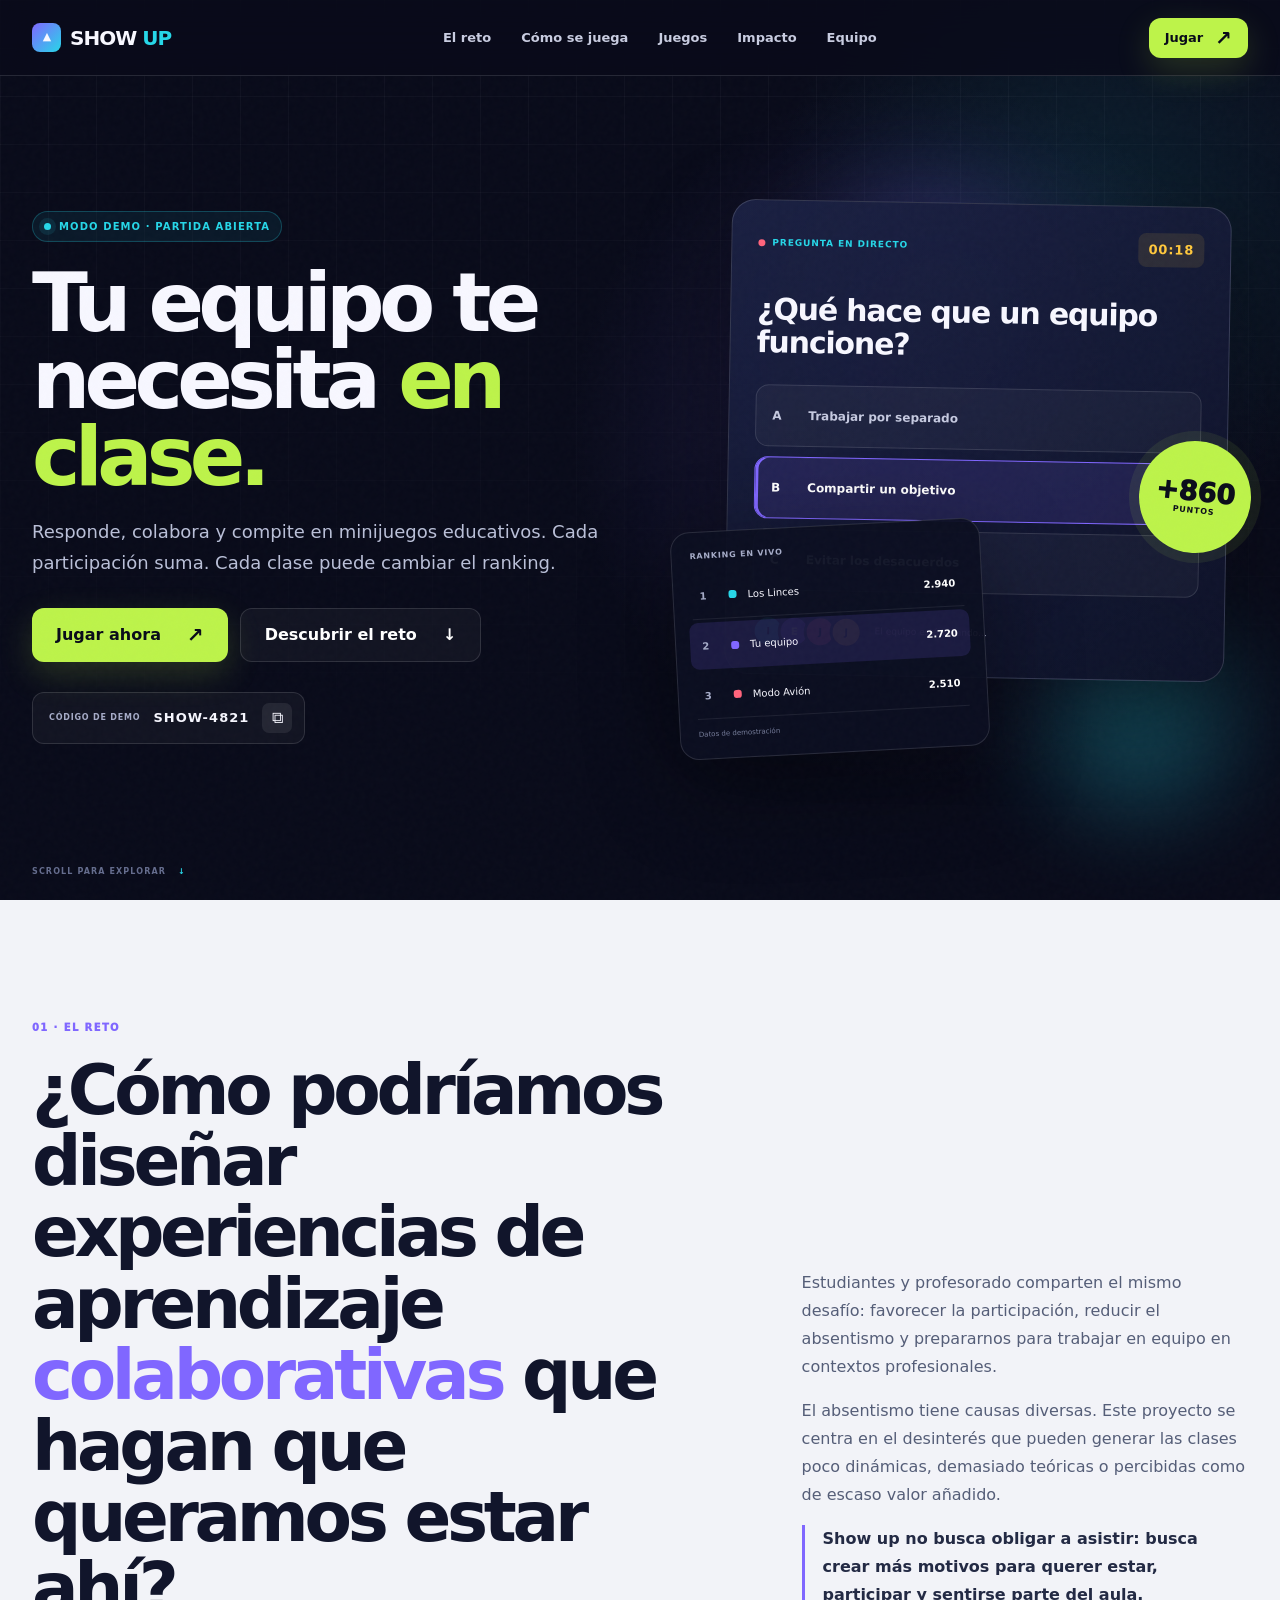
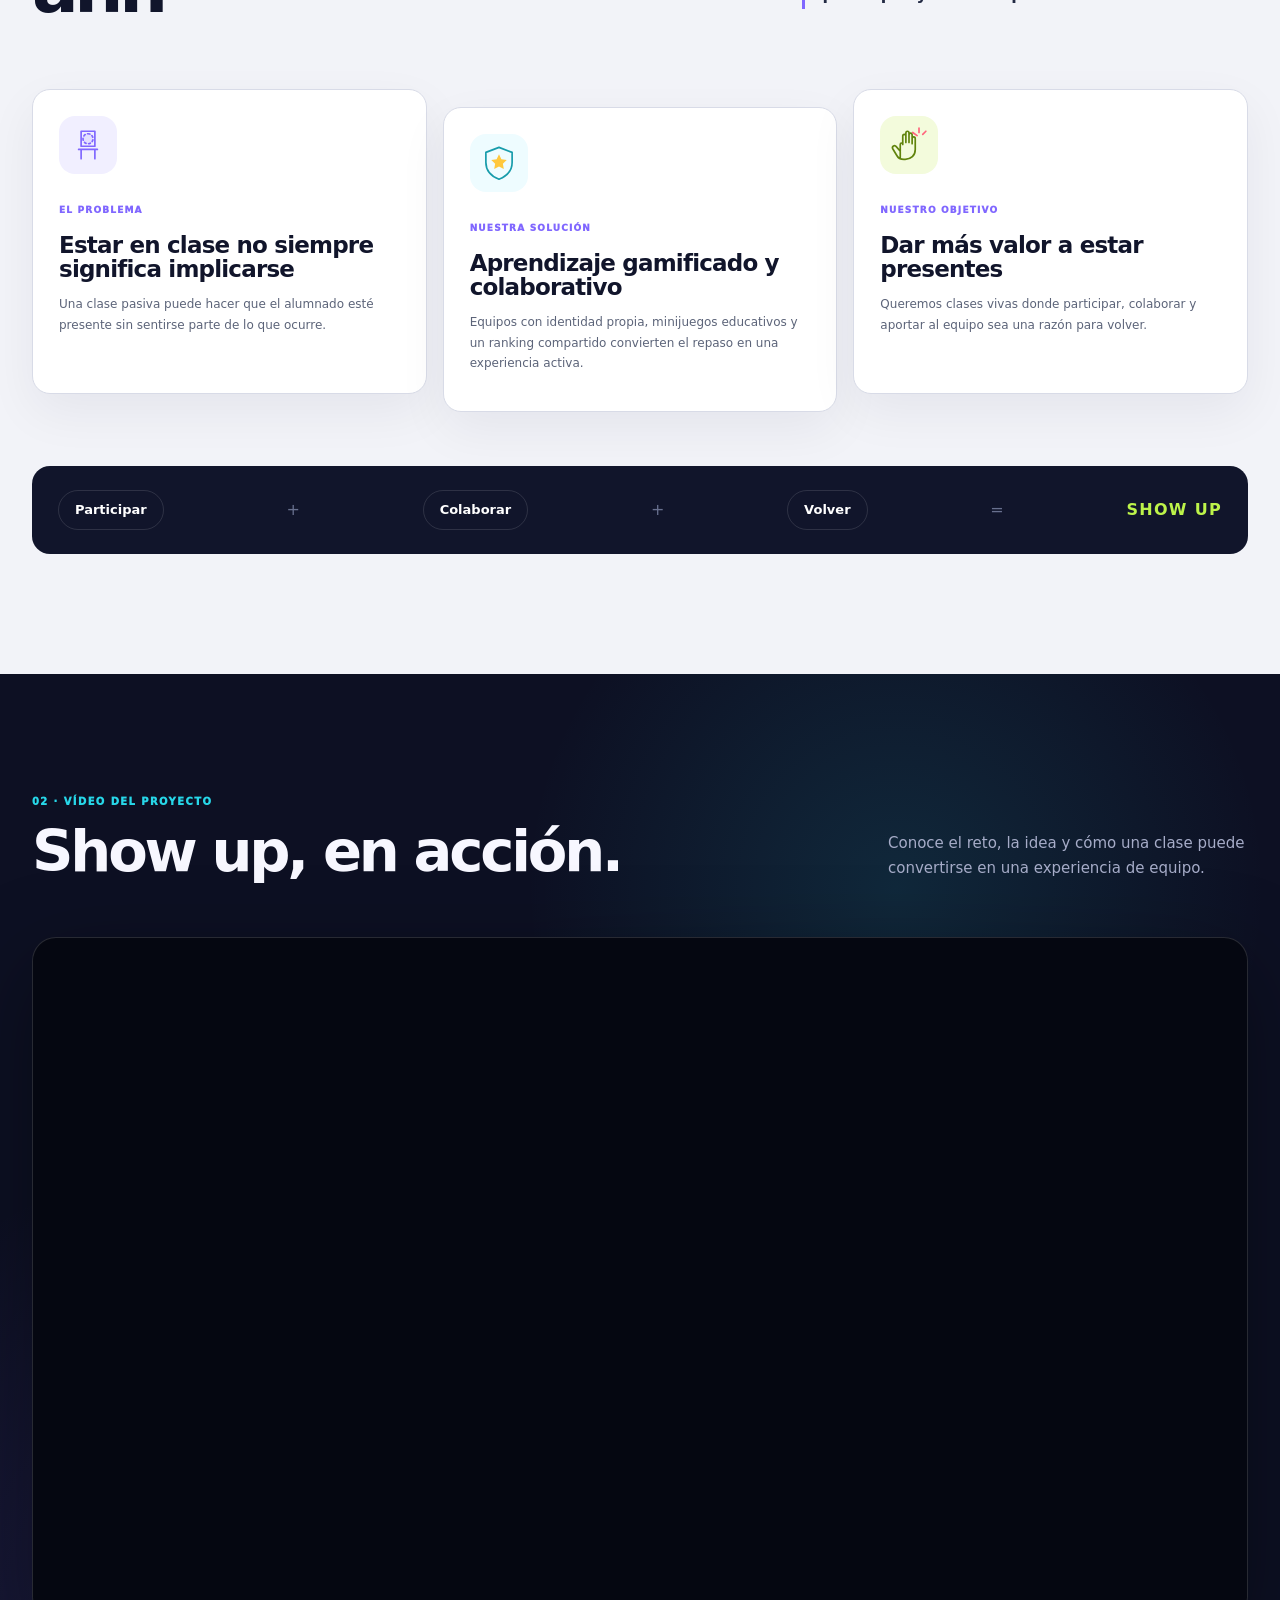
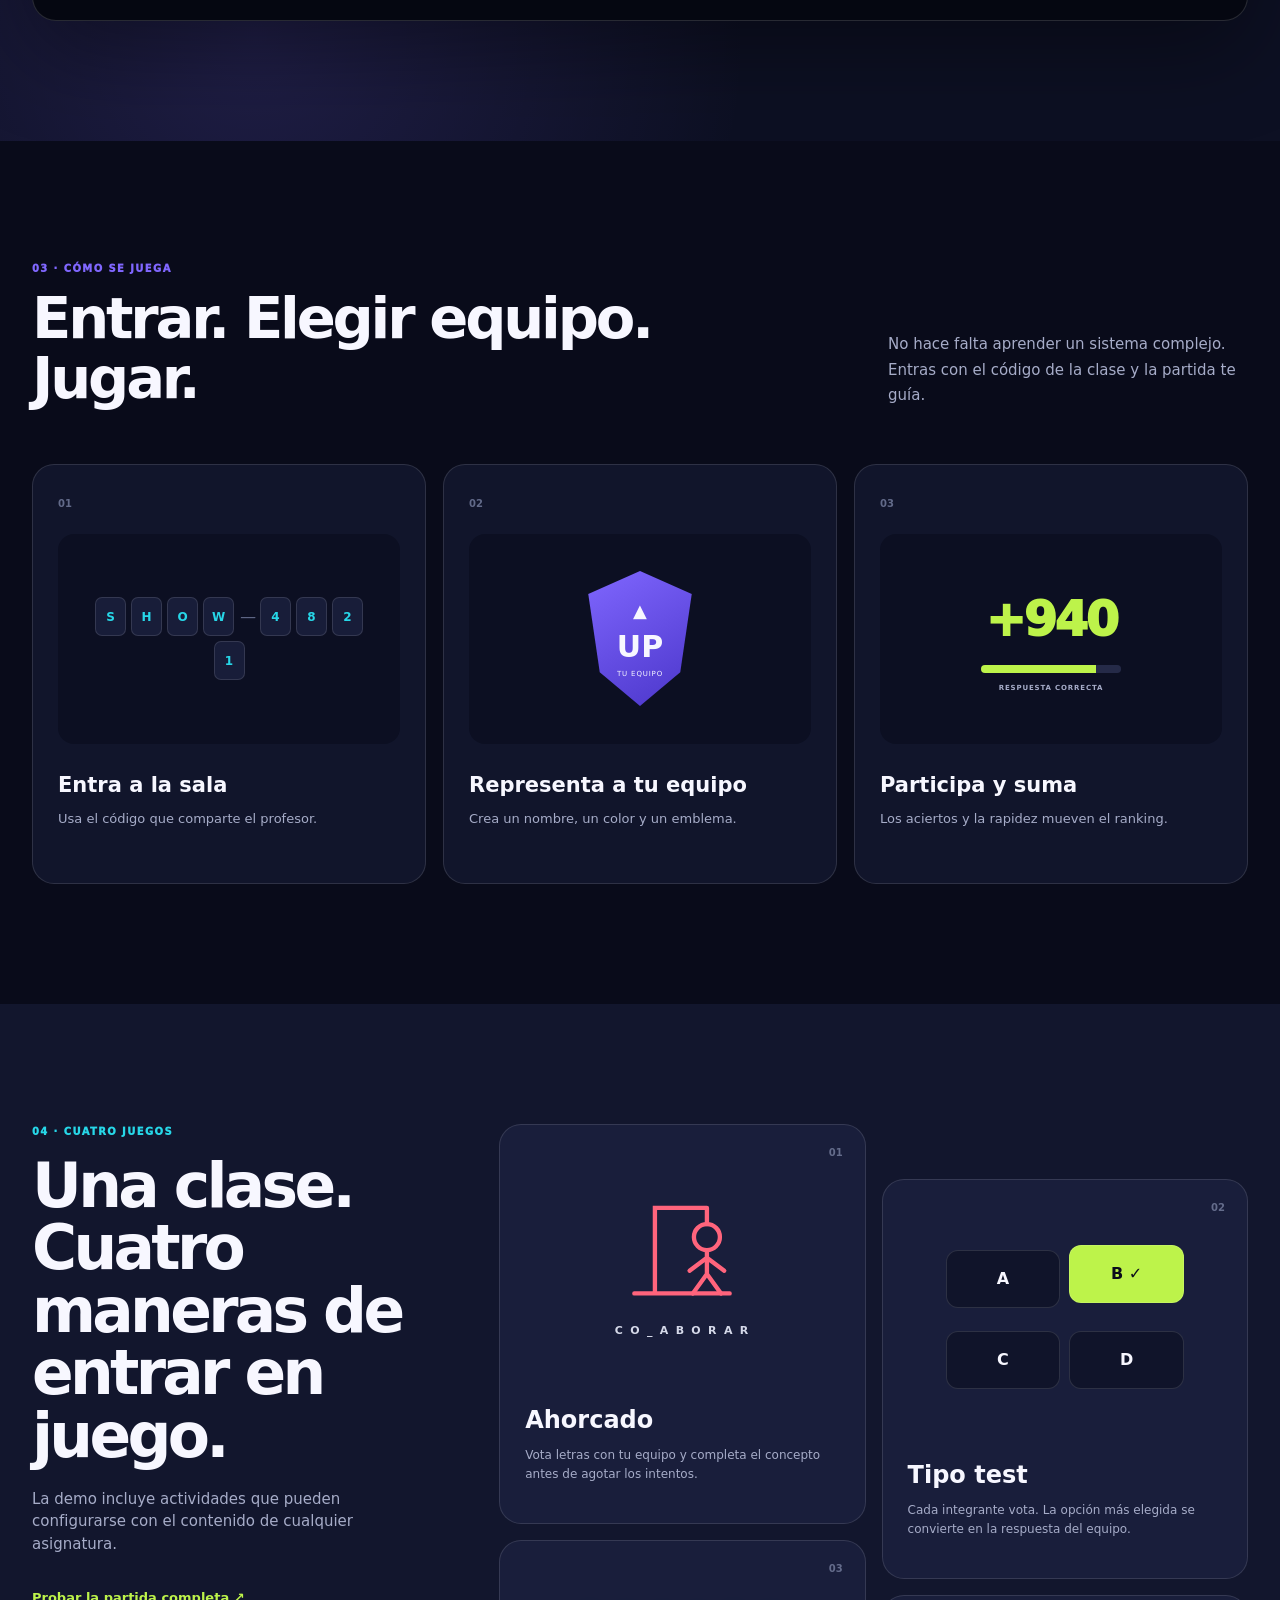
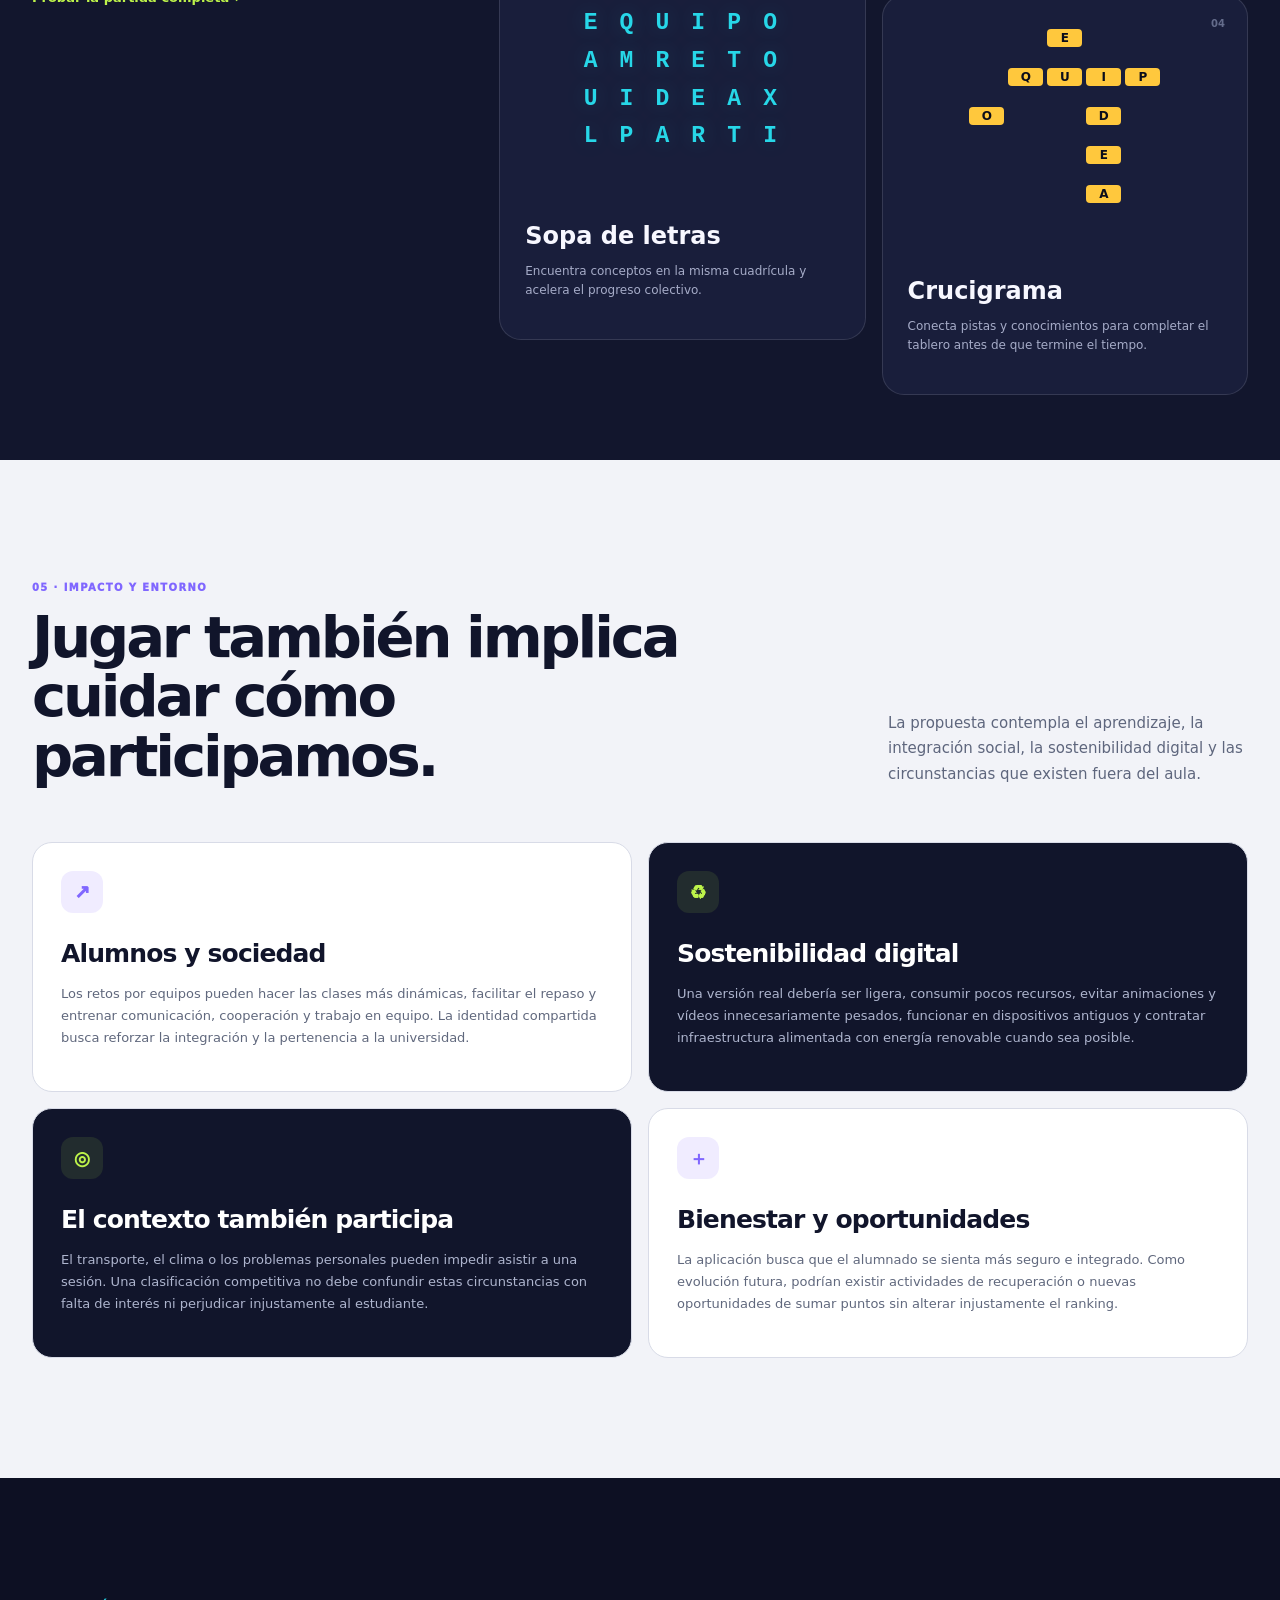
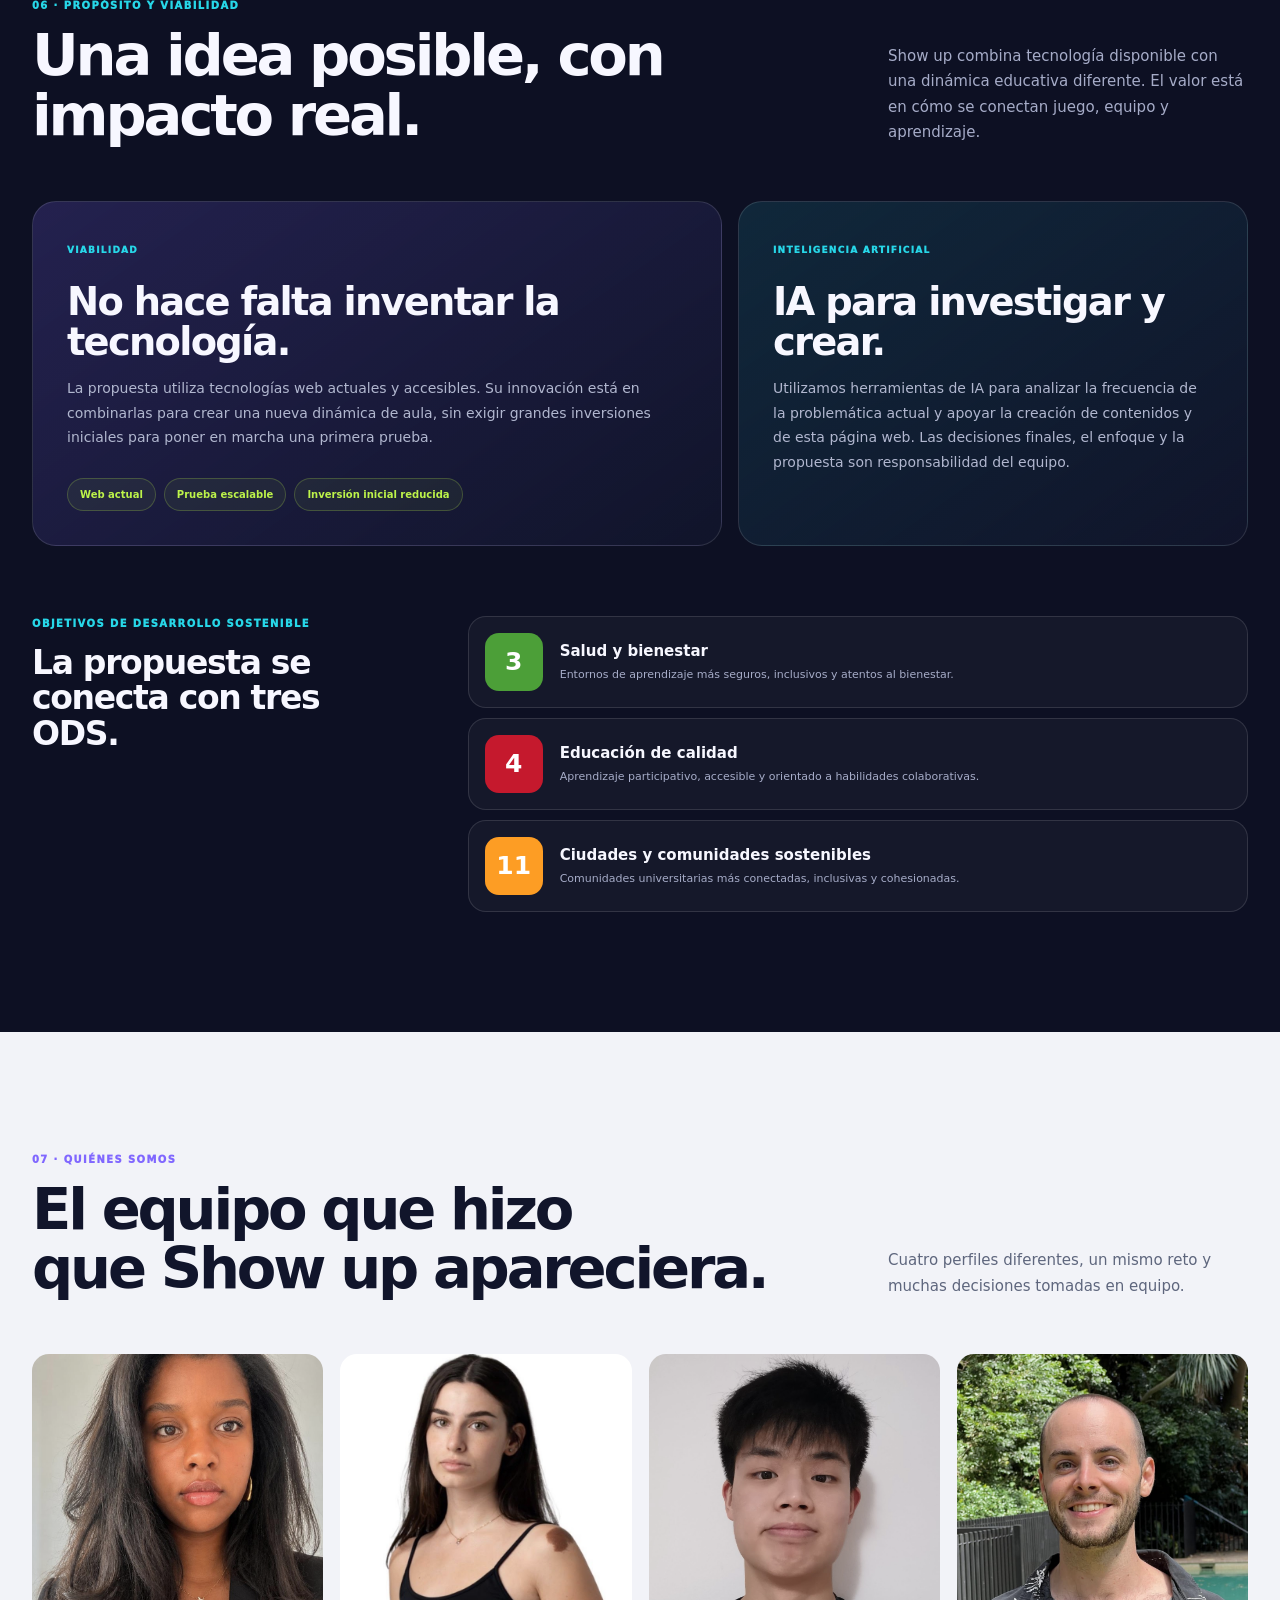
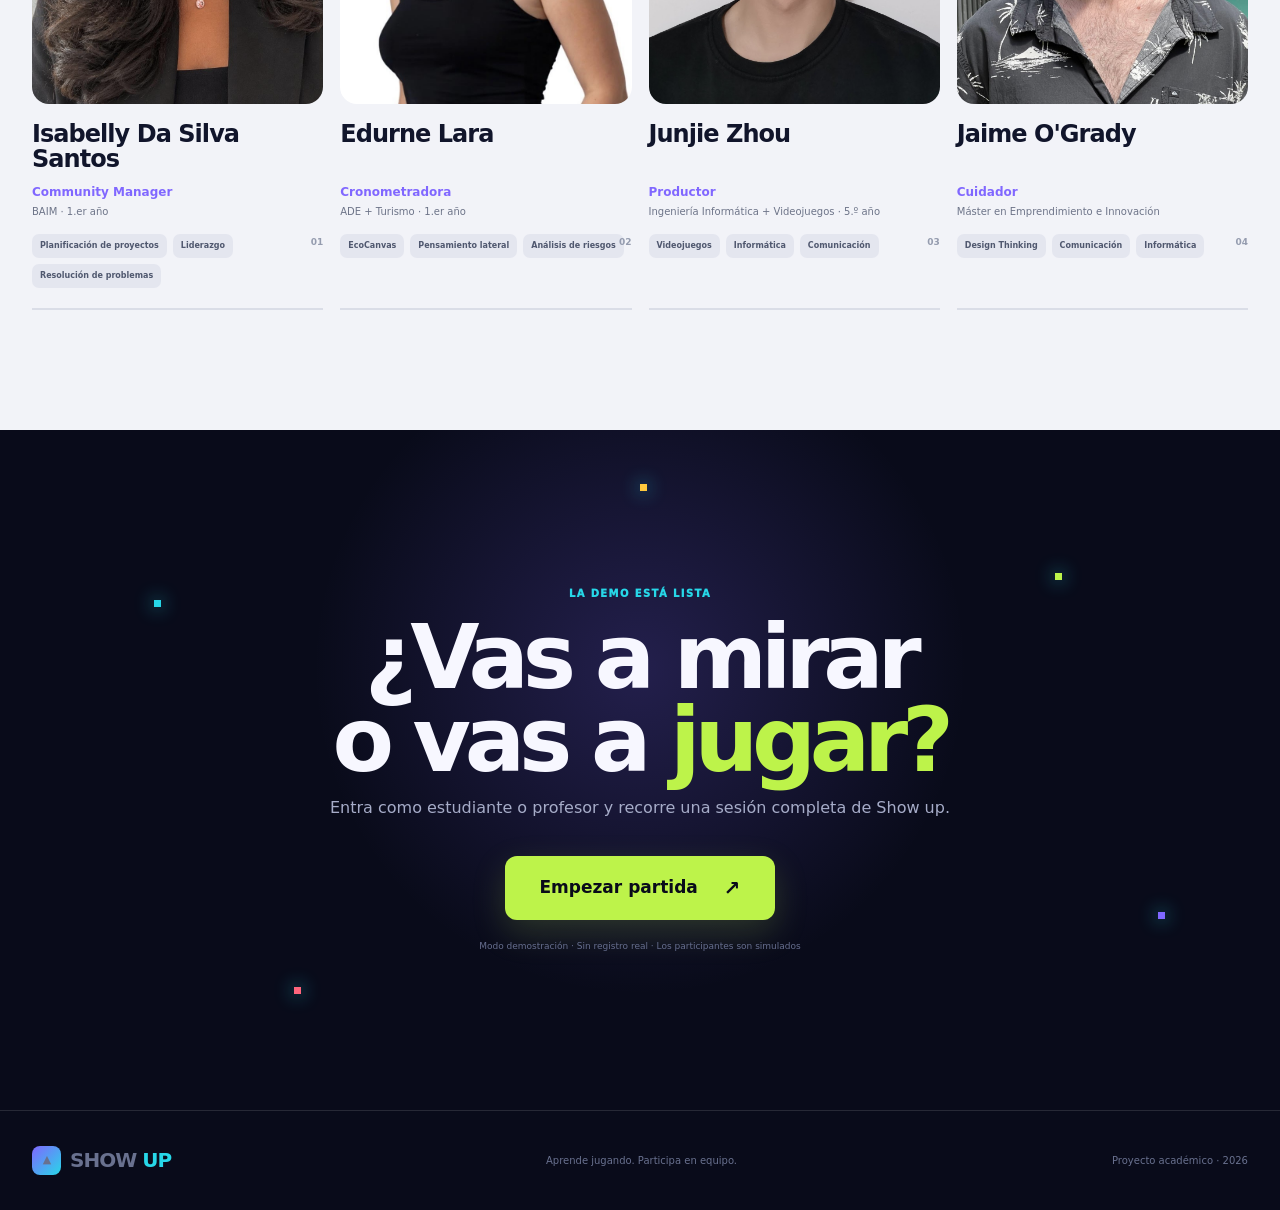
<file: index.html>
<!doctype html>
<html lang="es">
  <head>
    <meta charset="UTF-8" />
    <meta name="viewport" content="width=device-width, initial-scale=1" />
    <meta name="description" content="Show up convierte la clase en una partida colaborativa: forma tu equipo, participa y sube en el ranking." />
    <meta name="theme-color" content="#090b1a" />
    <title>Show up — Aprende jugando. Participa en equipo.</title>
    <link rel="stylesheet" href="styles.css" />
    <link rel="stylesheet" href="refinements.css" />
  </head>
  <body>
    <a class="skip" href="#main">Saltar al contenido</a>
    <div class="noise" aria-hidden="true"></div>

    <header class="topbar">
      <a class="logo" href="#home" aria-label="Show up, inicio"><span class="logo-caret">▲</span><span>SHOW <b>UP</b></span></a>
      <nav aria-label="Navegación principal">
        <a href="#reto">El reto</a>
        <a href="#como">Cómo se juega</a>
        <a href="#juegos">Juegos</a>
        <a href="#impacto">Impacto</a>
        <a href="#equipo">Equipo</a>
      </nav>
      <a class="play-button compact" href="play/" target="_blank" rel="noopener">Jugar <span>↗</span></a>
      <button class="menu" aria-label="Abrir menú" aria-expanded="false"><i></i><i></i></button>
    </header>

    <main id="main">
      <section class="hero" id="home">
        <div class="hero-grid"></div>
        <div class="hero-orb orb-one"></div><div class="hero-orb orb-two"></div>
        <div class="hero-copy reveal">
          <div class="status"><i></i> MODO DEMO · PARTIDA ABIERTA</div>
          <h1>Tu equipo te necesita <em>en clase.</em></h1>
          <p>Responde, colabora y compite en minijuegos educativos. Cada participación suma. Cada clase puede cambiar el ranking.</p>
          <div class="hero-actions">
            <a class="play-button" href="play/" target="_blank" rel="noopener">Jugar ahora <span>↗</span></a>
            <a class="ghost-button" href="#reto">Descubrir el reto <span>↓</span></a>
          </div>
          <div class="demo-code"><span>CÓDIGO DE DEMO</span><b>SHOW-4821</b><button data-copy="SHOW-4821" aria-label="Copiar código">⧉</button></div>
        </div>

        <div class="game-stage reveal delay" aria-label="Vista previa de la partida">
          <div class="arena-card">
            <div class="arena-top"><span><i></i> PREGUNTA EN DIRECTO</span><b>00:18</b></div>
            <h2>¿Qué hace que un equipo funcione?</h2>
            <div class="answers"><div>A <span>Trabajar por separado</span></div><div class="picked">B <span>Compartir un objetivo</span><b>3 votos</b></div><div>C <span>Evitar los desacuerdos</span></div></div>
            <div class="team-votes"><span class="avatar a1">I</span><span class="avatar a2">E</span><span class="avatar a3">J</span><span class="avatar a4">J</span><small>El equipo está votando…</small></div>
          </div>
          <div class="score-chip"><span>+860</span><small>PUNTOS</small></div>
          <div class="rank-card">
            <small>RANKING EN VIVO</small>
            <div><b>1</b><i class="team-dot cyan"></i><span>Los Linces</span><strong>2.940</strong></div>
            <div class="you"><b>2</b><i class="team-dot violet"></i><span>Tu equipo</span><strong>2.720</strong></div>
            <div><b>3</b><i class="team-dot coral"></i><span>Modo Avión</span><strong>2.510</strong></div>
            <em>Datos de demostración</em>
          </div>
        </div>
        <div class="scroll-cue">SCROLL PARA EXPLORAR <span>↓</span></div>
      </section>

      <section class="challenge section-pad" id="reto">
        <div class="section-label">01 · EL RETO</div>
        <div class="challenge-layout">
          <h2>¿Cómo podríamos diseñar experiencias de aprendizaje <span>colaborativas</span> que hagan que queramos estar ahí?</h2>
          <div class="challenge-copy">
            <p>Estudiantes y profesorado comparten el mismo desafío: favorecer la participación, reducir el absentismo y prepararnos para trabajar en equipo en contextos profesionales.</p>
            <p>El absentismo tiene causas diversas. Este proyecto se centra en el desinterés que pueden generar las clases poco dinámicas, demasiado teóricas o percibidas como de escaso valor añadido.</p>
            <p class="accent-line">Show up no busca obligar a asistir: busca crear más motivos para querer estar, participar y sentirse parte del aula.</p>
          </div>
        </div>
        <div class="reto4-grid">
          <article>
            <div class="challenge-symbol empty-seat" aria-hidden="true">
              <svg viewBox="0 0 64 64"><path d="M21 10h22v24H21zM17 39h30M21 39v15M43 39v15"/><path class="ghost" d="M32 14c5 0 8 4 8 8s-3 8-8 8-8-4-8-8 3-8 8-8Z"/></svg>
            </div>
            <span>EL PROBLEMA</span>
            <h3>Estar en clase no siempre significa implicarse</h3>
            <p>Una clase pasiva puede hacer que el alumnado esté presente sin sentirse parte de lo que ocurre.</p>
          </article>
          <article>
            <div class="challenge-symbol team-shield" aria-hidden="true">
              <svg viewBox="0 0 64 64"><path d="M32 7 53 15v16c0 13-9 22-21 27C20 53 11 44 11 31V15Z"/><path class="accent" d="m32 18 3.8 7.8 8.6 1.2-6.2 6 1.5 8.5-7.7-4-7.7 4 1.5-8.5-6.2-6 8.6-1.2Z"/></svg>
            </div>
            <span>NUESTRA SOLUCIÓN</span>
            <h3>Aprendizaje gamificado y colaborativo</h3>
            <p>Equipos con identidad propia, minijuegos educativos y un ranking compartido convierten el repaso en una experiencia activa.</p>
          </article>
          <article>
            <div class="challenge-symbol active-hands" aria-hidden="true">
              <svg viewBox="0 0 64 64"><path d="M18 52V31c0-3 4-3 4 0V18c0-4 5-4 5 0v10-15c0-4 5-4 5 0v15-12c0-4 5-4 5 0v14-8c0-4 5-4 5 0v17c0 10-7 16-16 16h-2c-6 0-10-3-12-7l-6-10c-2-4 3-7 6-3l6 7"/><path class="accent" d="M48 12V5M54 15l5-5M45 17l-7-5"/></svg>
            </div>
            <span>NUESTRO OBJETIVO</span>
            <h3>Dar más valor a estar presentes</h3>
            <p>Queremos clases vivas donde participar, colaborar y aportar al equipo sea una razón para volver.</p>
          </article>
        </div>
        <div class="challenge-tokens" aria-label="Objetivos del reto"><span>Participar</span><i>+</i><span>Colaborar</span><i>+</i><span>Volver</span><i>=</i><strong>SHOW UP</strong></div>
      </section>

      <section class="video-showcase section-pad" id="video">
        <div class="section-head"><div><span class="section-label light">02 · VÍDEO DEL PROYECTO</span><h2>Show up, en acción.</h2></div><p>Conoce el reto, la idea y cómo una clase puede convertirse en una experiencia de equipo.</p></div>
        <div class="video-player">
          <iframe src="https://www.youtube-nocookie.com/embed/UoYUiC9Aej8" title="Vídeo de presentación de Show up" loading="lazy" referrerpolicy="strict-origin-when-cross-origin" allow="accelerometer; autoplay; clipboard-write; encrypted-media; gyroscope; picture-in-picture; web-share" allowfullscreen></iframe>
        </div>
      </section>

      <section class="how section-pad" id="como">
        <div class="section-head"><div><span class="section-label">03 · CÓMO SE JUEGA</span><h2>Entrar. Elegir equipo. Jugar.</h2></div><p>No hace falta aprender un sistema complejo. Entras con el código de la clase y la partida te guía.</p></div>
        <div class="steps">
          <article><b>01</b><div class="step-art code-art"><span>S</span><span>H</span><span>O</span><span>W</span><i>—</i><span>4</span><span>8</span><span>2</span><span>1</span></div><h3>Entra a la sala</h3><p>Usa el código que comparte el profesor.</p></article>
          <article><b>02</b><div class="step-art shield-art"><i>▲</i><strong>UP</strong><small>TU EQUIPO</small></div><h3>Representa a tu equipo</h3><p>Crea un nombre, un color y un emblema.</p></article>
          <article><b>03</b><div class="step-art points-art"><span>+940</span><i></i><small>RESPUESTA CORRECTA</small></div><h3>Participa y suma</h3><p>Los aciertos y la rapidez mueven el ranking.</p></article>
        </div>
      </section>

      <section class="games section-pad" id="juegos">
        <div class="games-intro"><span class="section-label light">04 · CUATRO JUEGOS</span><h2>Una clase.<br>Cuatro maneras de entrar en juego.</h2><p>La demo incluye actividades que pueden configurarse con el contenido de cualquier asignatura.</p><a class="text-link" href="play/" target="_blank" rel="noopener">Probar la partida completa ↗</a></div>
        <div class="game-cards">
          <article class="game-card hangman"><span class="game-number">01</span><div class="hangman-mini"><svg viewBox="0 0 120 100" aria-hidden="true"><path d="M16 91h88M35 91V12h48M83 12v15"/><circle cx="83" cy="39" r="12"/><path d="M83 51v22M83 58l-16 12M83 58l16 12M83 73L70 91M83 73l13 18"/></svg><strong>C O _ A B O R A R</strong></div><h3>Ahorcado</h3><p>Vota letras con tu equipo y completa el concepto antes de agotar los intentos.</p></article>
          <article class="game-card quiz"><span class="game-number">02</span><div class="quiz-mini"><span>A</span><span class="right">B ✓</span><span>C</span><span>D</span></div><h3>Tipo test</h3><p>Cada integrante vota. La opción más elegida se convierte en la respuesta del equipo.</p></article>
          <article class="game-card word"><span class="game-number">03</span><div class="word-mini" aria-hidden="true">E Q U I P O<br>A M R E T O<br>U I D E A X<br>L P A R T I</div><h3>Sopa de letras</h3><p>Encuentra conceptos en la misma cuadrícula y acelera el progreso colectivo.</p></article>
          <article class="game-card cross"><span class="game-number">04</span><div class="cross-mini" aria-hidden="true"><i></i><i></i><i class="on">E</i><i></i><i></i><i></i><i class="on">Q</i><i class="on">U</i><i class="on">I</i><i class="on">P</i><i class="on">O</i><i></i><i></i><i class="on">D</i><i></i><i></i><i></i><i></i><i class="on">E</i><i></i><i></i><i></i><i></i><i class="on">A</i><i></i></div><h3>Crucigrama</h3><p>Conecta pistas y conocimientos para completar el tablero antes de que termine el tiempo.</p></article>
        </div>
      </section>

      <section class="impact section-pad" id="impacto">
        <div class="section-head"><div><span class="section-label">05 · IMPACTO Y ENTORNO</span><h2>Jugar también implica cuidar cómo participamos.</h2></div><p>La propuesta contempla el aprendizaje, la integración social, la sostenibilidad digital y las circunstancias que existen fuera del aula.</p></div>
        <div class="impact-grid">
          <article>
            <span class="impact-icon">↗</span>
            <h3>Alumnos y sociedad</h3>
            <p>Los retos por equipos pueden hacer las clases más dinámicas, facilitar el repaso y entrenar comunicación, cooperación y trabajo en equipo. La identidad compartida busca reforzar la integración y la pertenencia a la universidad.</p>
          </article>
          <article>
            <span class="impact-icon">♻</span>
            <h3>Sostenibilidad digital</h3>
            <p>Una versión real debería ser ligera, consumir pocos recursos, evitar animaciones y vídeos innecesariamente pesados, funcionar en dispositivos antiguos y contratar infraestructura alimentada con energía renovable cuando sea posible.</p>
          </article>
          <article>
            <span class="impact-icon">◎</span>
            <h3>El contexto también participa</h3>
            <p>El transporte, el clima o los problemas personales pueden impedir asistir a una sesión. Una clasificación competitiva no debe confundir estas circunstancias con falta de interés ni perjudicar injustamente al estudiante.</p>
          </article>
          <article>
            <span class="impact-icon">＋</span>
            <h3>Bienestar y oportunidades</h3>
            <p>La aplicación busca que el alumnado se sienta más seguro e integrado. Como evolución futura, podrían existir actividades de recuperación o nuevas oportunidades de sumar puntos sin alterar injustamente el ranking.</p>
          </article>
        </div>
      </section>

      <section class="purpose section-pad" id="proposito">
        <div class="section-head"><div><span class="section-label light">06 · PROPÓSITO Y VIABILIDAD</span><h2>Una idea posible, con impacto real.</h2></div><p>Show up combina tecnología disponible con una dinámica educativa diferente. El valor está en cómo se conectan juego, equipo y aprendizaje.</p></div>
        <div class="purpose-layout">
          <article class="viability-card">
            <span class="purpose-kicker">VIABILIDAD</span>
            <h3>No hace falta inventar la tecnología.</h3>
            <p>La propuesta utiliza tecnologías web actuales y accesibles. Su innovación está en combinarlas para crear una nueva dinámica de aula, sin exigir grandes inversiones iniciales para poner en marcha una primera prueba.</p>
            <div class="viability-points"><span>Web actual</span><span>Prueba escalable</span><span>Inversión inicial reducida</span></div>
          </article>
          <article class="ai-card">
            <span class="purpose-kicker">INTELIGENCIA ARTIFICIAL</span>
            <h3>IA para investigar y crear.</h3>
            <p>Utilizamos herramientas de IA para analizar la frecuencia de la problemática actual y apoyar la creación de contenidos y de esta página web. Las decisiones finales, el enfoque y la propuesta son responsabilidad del equipo.</p>
          </article>
        </div>
        <div class="ods-block">
          <div><span class="section-label light">OBJETIVOS DE DESARROLLO SOSTENIBLE</span><h3>La propuesta se conecta con tres ODS.</h3></div>
          <div class="ods-list">
            <article class="ods ods-3"><b>3</b><div><strong>Salud y bienestar</strong><span>Entornos de aprendizaje más seguros, inclusivos y atentos al bienestar.</span></div></article>
            <article class="ods ods-4"><b>4</b><div><strong>Educación de calidad</strong><span>Aprendizaje participativo, accesible y orientado a habilidades colaborativas.</span></div></article>
            <article class="ods ods-11"><b>11</b><div><strong>Ciudades y comunidades sostenibles</strong><span>Comunidades universitarias más conectadas, inclusivas y cohesionadas.</span></div></article>
          </div>
        </div>
      </section>

      <section class="team section-pad" id="equipo">
        <div class="section-head"><div><span class="section-label">07 · QUIÉNES SOMOS</span><h2>El equipo que hizo<br>que Show up apareciera.</h2></div><p>Cuatro perfiles diferentes, un mismo reto y muchas decisiones tomadas en equipo.</p></div>
        <div class="people">
          <article><div class="portrait"><img src="assets/isabelly.jpg" alt="Retrato de Isabelly Da Silva Santos" /></div><span>01</span><h3>Isabelly Da Silva Santos</h3><p>Community Manager</p><small>BAIM · 1.er año</small><ul class="skills"><li>Planificación de proyectos</li><li>Liderazgo</li><li>Resolución de problemas</li></ul></article>
          <article><div class="portrait"><img src="assets/edurne.jpg" alt="Retrato de Edurne Lara" /></div><span>02</span><h3>Edurne Lara</h3><p>Cronometradora</p><small>ADE + Turismo · 1.er año</small><ul class="skills"><li>EcoCanvas</li><li>Pensamiento lateral</li><li>Análisis de riesgos</li></ul></article>
          <article><div class="portrait"><img src="assets/junjie.jpg" alt="Retrato de Junjie Zhou" /></div><span>03</span><h3>Junjie Zhou</h3><p>Productor</p><small>Ingeniería Informática + Videojuegos · 5.º año</small><ul class="skills"><li>Videojuegos</li><li>Informática</li><li>Comunicación</li></ul></article>
          <article><div class="portrait"><img src="assets/jaime.jpg" alt="Retrato de Jaime O'Grady" /></div><span>04</span><h3>Jaime O'Grady</h3><p>Cuidador</p><small>Máster en Emprendimiento e Innovación</small><ul class="skills"><li>Design Thinking</li><li>Comunicación</li><li>Informática</li></ul></article>
        </div>
      </section>

      <section class="final-cta">
        <div class="cta-pixels" aria-hidden="true"><i></i><i></i><i></i><i></i><i></i></div>
        <span class="section-label light">LA DEMO ESTÁ LISTA</span>
        <h2>¿Vas a mirar<br>o vas a <em>jugar?</em></h2>
        <p>Entra como estudiante o profesor y recorre una sesión completa de Show up.</p>
        <a class="play-button huge" href="play/" target="_blank" rel="noopener">Empezar partida <span>↗</span></a>
        <small>Modo demostración · Sin registro real · Los participantes son simulados</small>
      </section>
    </main>

    <footer><a class="logo" href="#home"><span class="logo-caret">▲</span><span>SHOW <b>UP</b></span></a><span>Aprende jugando. Participa en equipo.</span><span>Proyecto académico · 2026</span></footer>
    <div class="toast" role="status" aria-live="polite"></div>
    <script src="script.js"></script>
  </body>
</html>
</file>
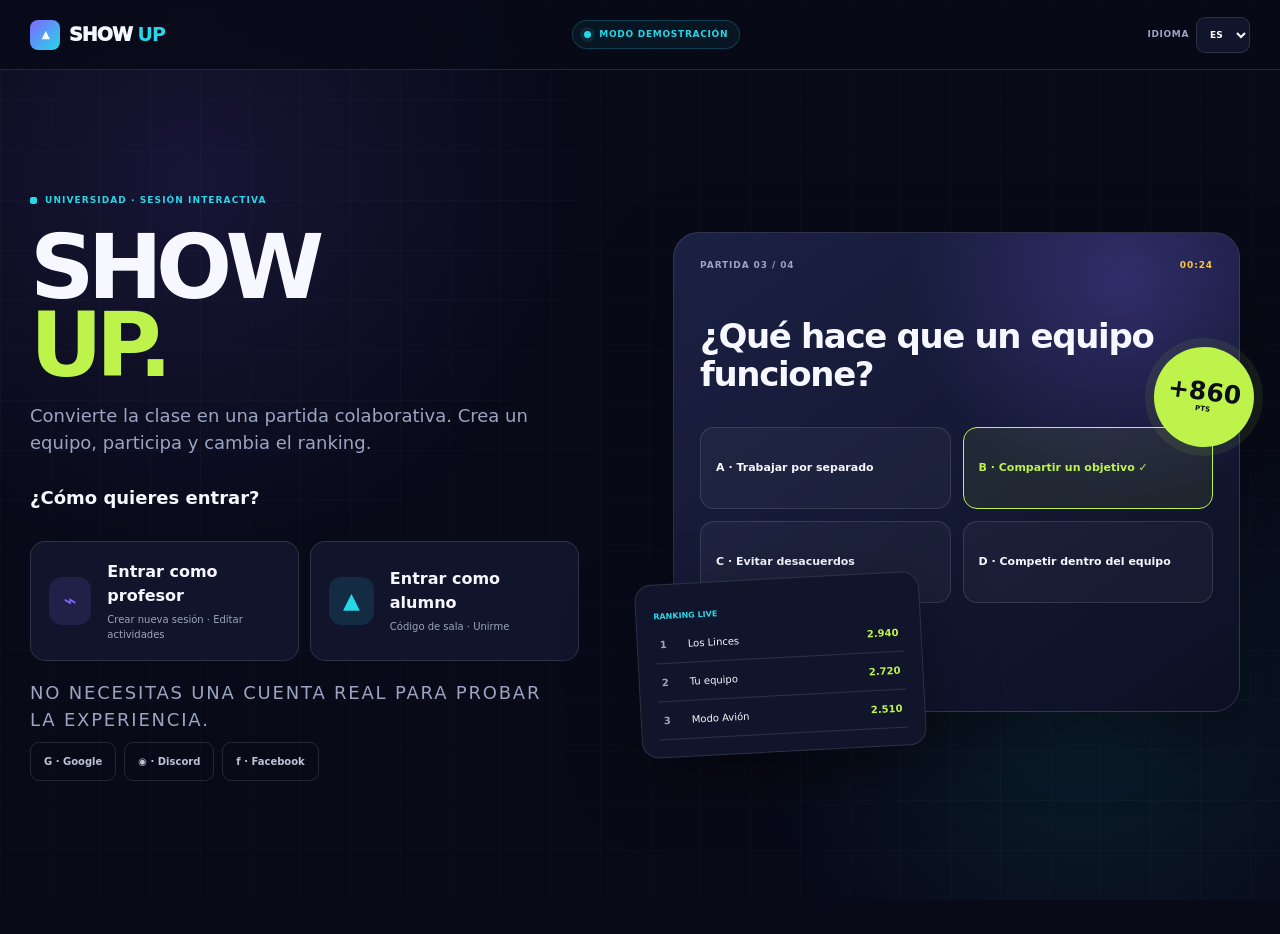
<file: play/index.html>
<!doctype html>
<html lang="es">
  <head>
    <meta charset="UTF-8" />
    <meta name="viewport" content="width=device-width, initial-scale=1" />
    <meta name="theme-color" content="#080a18" />
    <meta name="description" content="Demo interactiva de Show up, videojuegos educativos competitivos para el aula." />
    <title>Show up · Demo interactiva</title>
    <link rel="stylesheet" href="styles.css" />
    <link rel="stylesheet" href="refinements.css" />
  </head>
  <body>
    <a class="skip" href="#app">Saltar al juego</a>
    <div class="app-bg" aria-hidden="true"></div>
    <header class="app-header">
      <a class="app-logo" href="../" aria-label="Volver a la landing de Show up"><i>▲</i><span>SHOW <b>UP</b></span></a>
      <div class="demo-badge"><span></span><b data-i18n="demo">Modo demostración</b></div>
      <div class="header-actions">
        <label class="lang-label"><span data-i18n="language">Idioma</span><select id="language" aria-label="Idioma"><option value="es">ES</option><option value="ca">CA</option></select></label>
        <button class="icon-button hidden" id="home-action" title="Inicio" aria-label="Volver al inicio">⌂</button>
      </div>
    </header>

    <main id="app" tabindex="-1"></main>
    <div id="modal-root"></div>
    <div id="toast" class="toast" role="status" aria-live="polite"></div>

    <noscript>Esta demostración necesita JavaScript para ejecutar los minijuegos.</noscript>
    <script type="module" src="app.js"></script>
  </body>
</html>
</file>
<file: styles.css>
:root{--bg:#090b1a;--panel:#11152b;--panel2:#181d39;--ink:#f7f7ff;--muted:#a6acc8;--violet:#8067ff;--cyan:#27d7e8;--coral:#ff647c;--lime:#bdf34a;--gold:#ffc83d;--line:rgba(255,255,255,.12);--shadow:0 28px 90px rgba(0,0,0,.38)}*{box-sizing:border-box}html{scroll-behavior:smooth;scroll-padding-top:88px}body{margin:0;background:var(--bg);color:var(--ink);font-family:Inter,ui-sans-serif,system-ui,-apple-system,BlinkMacSystemFont,"Segoe UI",sans-serif;line-height:1.5;overflow-x:hidden}a{color:inherit;text-decoration:none}button{font:inherit;color:inherit}.skip{position:fixed;left:15px;top:-60px;z-index:1000;padding:10px 16px;background:white;color:#111;border-radius:0 0 10px 10px}.skip:focus{top:0}.noise{position:fixed;inset:0;pointer-events:none;opacity:.025;z-index:50;background-image:url("data:image/svg+xml,%3Csvg viewBox='0 0 180 180' xmlns='http://www.w3.org/2000/svg'%3E%3Cfilter id='n'%3E%3CfeTurbulence type='fractalNoise' baseFrequency='.9' numOctaves='4' stitchTiles='stitch'/%3E%3C/filter%3E%3Crect width='100%25' height='100%25' filter='url(%23n)' opacity='.8'/%3E%3C/svg%3E")}.topbar{position:fixed;z-index:100;top:0;left:0;right:0;height:76px;display:flex;align-items:center;justify-content:space-between;padding:0 max(32px,calc((100vw - 1240px)/2));background:rgba(9,11,26,.78);backdrop-filter:blur(18px);border-bottom:1px solid var(--line)}.logo{display:inline-flex;align-items:center;gap:9px;font-weight:900;font-size:20px;letter-spacing:-.05em}.logo b{color:var(--cyan)}.logo-caret{width:29px;height:29px;display:grid;place-items:center;border-radius:8px;background:linear-gradient(135deg,var(--violet),var(--cyan));font-size:11px}.topbar nav{display:flex;gap:30px;color:#c8cce0;font-size:13px;font-weight:700}.topbar nav a:hover{color:white}.play-button,.ghost-button{min-height:54px;display:inline-flex;align-items:center;justify-content:center;gap:26px;padding:0 24px;border-radius:12px;font-weight:900;transition:.2s}.play-button{color:#090b1a;background:var(--lime);box-shadow:0 12px 34px rgba(189,243,74,.17)}.play-button:hover{transform:translateY(-3px);box-shadow:0 18px 42px rgba(189,243,74,.27)}.play-button span{font-size:20px}.play-button.compact{min-height:40px;padding:0 16px;gap:12px;font-size:13px}.ghost-button{border:1px solid var(--line);color:white;background:rgba(255,255,255,.04)}.ghost-button:hover{background:rgba(255,255,255,.08)}.menu{display:none;border:0;background:transparent}.menu i{display:block;width:24px;height:2px;margin:6px;background:white}.hero{position:relative;min-height:100vh;display:grid;grid-template-columns:minmax(0,1fr) minmax(480px,1fr);align-items:center;gap:70px;padding:135px max(32px,calc((100vw - 1240px)/2)) 80px;isolation:isolate;overflow:hidden}.hero-grid{position:absolute;z-index:-3;inset:0;background-image:linear-gradient(rgba(255,255,255,.035) 1px,transparent 1px),linear-gradient(90deg,rgba(255,255,255,.035) 1px,transparent 1px);background-size:48px 48px;mask-image:linear-gradient(to bottom,black,transparent 92%)}.hero:after{content:"";position:absolute;z-index:-2;inset:0;background:radial-gradient(circle at 72% 48%,rgba(128,103,255,.18),transparent 34%),radial-gradient(circle at 85% 25%,rgba(39,215,232,.11),transparent 25%)}.hero-orb{position:absolute;z-index:-1;border-radius:50%;filter:blur(50px);opacity:.28}.orb-one{width:250px;height:250px;right:18%;top:22%;background:var(--violet)}.orb-two{width:180px;height:180px;right:4%;bottom:10%;background:var(--cyan)}.status{width:max-content;display:flex;align-items:center;gap:8px;padding:7px 11px;border:1px solid rgba(39,215,232,.25);border-radius:99px;color:var(--cyan);background:rgba(39,215,232,.07);font-size:10px;font-weight:900;letter-spacing:.11em}.status i{width:7px;height:7px;border-radius:50%;background:var(--cyan);box-shadow:0 0 0 5px rgba(39,215,232,.1);animation:pulse 1.8s infinite}@keyframes pulse{50%{box-shadow:0 0 0 9px rgba(39,215,232,0)}}h1,h2,h3,p{margin-top:0}.hero h1{max-width:650px;margin:22px 0;font-size:clamp(58px,6.4vw,92px);line-height:.94;letter-spacing:-.07em}.hero h1 em,.final-cta h2 em{font-style:normal;color:var(--lime)}.hero-copy>p{max-width:580px;color:#bac0d8;font-size:18px;line-height:1.7}.hero-actions{display:flex;flex-wrap:wrap;gap:12px;margin:30px 0}.demo-code{width:max-content;display:grid;grid-template-columns:auto auto auto;align-items:center;gap:13px;padding:10px 12px 10px 16px;border:1px solid var(--line);border-radius:12px;background:rgba(255,255,255,.04)}.demo-code span{color:var(--muted);font-size:8px;font-weight:900;letter-spacing:.1em}.demo-code b{font-size:13px;letter-spacing:.08em}.demo-code button{width:30px;height:30px;border:0;border-radius:7px;background:rgba(255,255,255,.08);cursor:pointer}.game-stage{position:relative;min-height:590px}.arena-card{position:absolute;right:20px;top:20px;width:min(500px,90%);padding:26px;border:1px solid rgba(255,255,255,.14);border-radius:24px;background:linear-gradient(145deg,rgba(27,33,67,.96),rgba(14,18,40,.96));box-shadow:var(--shadow);transform:rotate(1deg)}.arena-top{display:flex;justify-content:space-between;align-items:center;color:var(--cyan);font-size:9px;font-weight:900;letter-spacing:.1em}.arena-top span{display:flex;align-items:center;gap:7px}.arena-top i{width:7px;height:7px;border-radius:50%;background:var(--coral)}.arena-top b{padding:7px 10px;border-radius:8px;color:var(--gold);background:rgba(255,200,61,.1);font-size:13px}.arena-card h2{margin:32px 0 25px;font-size:30px;line-height:1.12;letter-spacing:-.04em}.answers{display:grid;gap:10px}.answers>div{min-height:62px;display:grid;grid-template-columns:24px 1fr auto;align-items:center;gap:12px;padding:12px 16px;border:1px solid var(--line);border-radius:13px;color:#c6cae0;background:rgba(255,255,255,.035);font-size:12px;font-weight:800}.answers .picked{border-color:var(--violet);color:white;background:rgba(128,103,255,.14);box-shadow:inset 3px 0 var(--violet)}.answers div>b{color:var(--cyan);font-size:9px}.team-votes{display:flex;align-items:center;margin-top:24px}.avatar{width:33px;height:33px;display:grid;place-items:center;margin-left:-7px;border:3px solid var(--panel);border-radius:50%;color:#080a18;font-size:10px;font-weight:900}.avatar:first-child{margin-left:0}.a1{background:var(--cyan)}.a2{background:var(--violet);color:white}.a3{background:var(--coral)}.a4{background:var(--gold)}.team-votes small{margin-left:12px;color:var(--muted);font-size:9px}.score-chip{position:absolute;z-index:4;right:-3px;top:258px;width:112px;height:112px;display:grid;place-content:center;text-align:center;border:1px solid rgba(189,243,74,.38);border-radius:50%;background:var(--lime);color:#0b0d1b;box-shadow:0 0 0 10px rgba(189,243,74,.08);transform:rotate(6deg)}.score-chip span{font-size:27px;font-weight:950;line-height:1}.score-chip small{font-size:8px;font-weight:900;letter-spacing:.1em}.rank-card{position:absolute;z-index:3;left:0;bottom:20px;width:310px;padding:18px;border:1px solid var(--line);border-radius:19px;background:rgba(12,15,33,.95);box-shadow:var(--shadow);transform:rotate(-3deg)}.rank-card>small{display:block;margin-bottom:10px;color:var(--muted);font-size:8px;font-weight:900;letter-spacing:.1em}.rank-card>div{min-height:47px;display:grid;grid-template-columns:20px 10px 1fr auto;align-items:center;gap:9px;padding:0 8px;border-bottom:1px solid rgba(255,255,255,.08);font-size:10px}.rank-card>div.you{margin:3px -4px;padding:0 12px;border:0;border-radius:9px;background:rgba(128,103,255,.14)}.rank-card b{color:var(--muted)}.rank-card strong{color:white}.team-dot{width:8px;height:8px;border-radius:3px}.cyan{background:var(--cyan)}.violet{background:var(--violet)}.coral{background:var(--coral)}.rank-card em{display:block;margin-top:10px;color:#757c99;font-size:7px;font-style:normal}.scroll-cue{position:absolute;left:max(32px,calc((100vw - 1240px)/2));bottom:22px;color:#656d8e;font-size:8px;font-weight:900;letter-spacing:.14em}.scroll-cue span{color:var(--cyan);margin-left:8px}.section-pad{padding:120px max(32px,calc((100vw - 1240px)/2))}.section-label{display:block;color:var(--violet);font-size:10px;font-weight:950;letter-spacing:.14em}.section-label.light{color:var(--cyan)}.challenge{background:#f2f3f8;color:#11152b}.challenge-layout{display:grid;grid-template-columns:1.2fr .8fr;gap:100px;align-items:end}.challenge h2{margin:20px 0 0;font-size:clamp(43px,5.4vw,73px);line-height:1.03;letter-spacing:-.062em}.challenge h2 span{color:var(--violet)}.challenge-copy p{color:#555e78;font-size:16px;line-height:1.75}.challenge-copy .accent-line{padding-left:18px;border-left:3px solid var(--violet);color:#232a44;font-weight:700}.challenge-tokens{display:flex;align-items:center;justify-content:space-between;gap:18px;margin-top:72px;padding:24px 26px;border-radius:18px;background:#11152b;color:white}.challenge-tokens span{padding:9px 16px;border:1px solid rgba(255,255,255,.12);border-radius:99px;font-size:13px;font-weight:800}.challenge-tokens i{color:#68708e;font-style:normal}.challenge-tokens strong{color:var(--lime);letter-spacing:.08em}.section-head{display:grid;grid-template-columns:1fr 360px;align-items:end;gap:90px;margin-bottom:55px}.section-head h2{margin:13px 0 0;font-size:clamp(41px,4.5vw,63px);line-height:1.04;letter-spacing:-.055em}.section-head>p{margin:0;color:var(--muted);font-size:15px;line-height:1.7}.steps{display:grid;grid-template-columns:repeat(3,1fr);gap:17px}.steps article{min-height:420px;padding:25px;border:1px solid var(--line);border-radius:22px;background:var(--panel)}.steps article>b{color:#626a89;font-size:10px}.step-art{height:210px;display:flex;align-items:center;justify-content:center;margin:20px 0 26px;border-radius:16px;background:#0c0f22;overflow:hidden}.steps h3{font-size:21px;margin-bottom:8px}.steps p{color:var(--muted);font-size:13px}.code-art{gap:5px;flex-wrap:wrap;align-content:center;padding:35px}.code-art span{width:31px;height:39px;display:grid;place-items:center;border:1px solid var(--line);border-radius:7px;background:var(--panel2);color:var(--cyan);font-size:12px;font-weight:900}.code-art i{color:#626a89}.shield-art{position:relative;flex-direction:column}.shield-art:before{content:"";position:absolute;width:115px;height:135px;background:linear-gradient(150deg,var(--violet),#4a35c9);clip-path:polygon(50% 0,95% 17%,85% 75%,50% 100%,15% 75%,5% 17%)}.shield-art>*{position:relative;z-index:1}.shield-art i{font-style:normal;font-size:18px}.shield-art strong{font-size:30px}.shield-art small{font-size:7px;letter-spacing:.12em}.points-art{position:relative;flex-direction:column}.points-art span{color:var(--lime);font-size:48px;font-weight:950;letter-spacing:-.05em}.points-art i{width:140px;height:8px;margin:10px;border-radius:99px;background:linear-gradient(90deg,var(--lime) 82%,#252a48 82%)}.points-art small{color:var(--muted);font-size:7px;font-weight:900;letter-spacing:.12em}.games{display:grid;grid-template-columns:.67fr 1.33fr;gap:90px;background:#12162d}.games-intro{position:sticky;top:120px;align-self:start}.games-intro h2{margin:16px 0 20px;font-size:clamp(43px,4.8vw,69px);line-height:1.02;letter-spacing:-.06em}.games-intro p{max-width:420px;color:var(--muted);font-size:15px}.text-link{display:inline-block;margin-top:18px;color:var(--lime);font-size:13px;font-weight:900}.game-cards{display:grid;grid-template-columns:1fr 1fr;gap:16px}.game-card{position:relative;min-height:400px;padding:25px;border:1px solid var(--line);border-radius:22px;background:#191e3b;overflow:hidden}.game-card:nth-child(2),.game-card:nth-child(4){transform:translateY(55px)}.game-number{position:absolute;right:22px;top:20px;color:#646c8b;font-size:10px;font-weight:900}.game-card h3{margin:0 0 8px;font-size:24px}.game-card p{color:var(--muted);font-size:12px;line-height:1.65}.hangman-mini,.quiz-mini,.word-mini,.cross-mini{height:230px;display:flex;align-items:center;justify-content:center;margin-bottom:22px}.hangman-mini{flex-direction:column;gap:14px}.hangman-mini svg{width:130px;height:120px;stroke:var(--coral);stroke-width:4;fill:none;stroke-linecap:round}.hangman-mini strong{color:#d5d9e9;font-size:11px;letter-spacing:.16em}.quiz-mini{display:grid;grid-template-columns:1fr 1fr;gap:9px;padding:38px}.quiz-mini span{height:58px;display:grid;place-items:center;border:1px solid var(--line);border-radius:12px;background:#10142a;font-weight:900}.quiz-mini .right{color:#0b0d1b;background:var(--lime);transform:translateY(-5px)}.word-mini{color:var(--cyan);font-family:ui-monospace,monospace;font-size:23px;font-weight:900;line-height:1.65;letter-spacing:.18em;text-align:center;text-shadow:0 0 22px rgba(39,215,232,.2)}.cross-mini{display:grid;grid-template-columns:repeat(5,35px);grid-template-rows:repeat(5,35px);gap:4px}.cross-mini i{display:grid;place-items:center;border-radius:4px;background:#0c1023;color:#0b0d1b;font-style:normal;font-size:12px;font-weight:900}.cross-mini i.on{background:var(--gold)}.team{background:#f2f3f8;color:#11152b}.team .section-head>p{color:#5e667d}.people{display:grid;grid-template-columns:repeat(4,1fr);gap:17px}.people article{position:relative;padding-bottom:20px;border-bottom:2px solid #daddE7}.portrait{aspect-ratio:4/4.8;margin-bottom:18px;border-radius:17px;overflow:hidden;background:#dfe2ec;filter:saturate(.84);transition:.25s}.portrait img{width:100%;height:100%;object-fit:cover}.people article:hover .portrait{filter:saturate(1);transform:translateY(-4px)}.people article>span{position:absolute;right:0;top:calc(100% - 72px);color:#959caf;font-size:9px;font-weight:900}.people h3{margin:0;font-size:24px;letter-spacing:-.04em}.people p{margin:3px 0;color:var(--violet);font-size:12px;font-weight:900}.people small{display:block;max-width:240px;color:#6d7488;font-size:10px}.final-cta{position:relative;min-height:680px;display:flex;flex-direction:column;align-items:center;justify-content:center;padding:100px 24px;text-align:center;overflow:hidden;background:radial-gradient(circle at 50% 35%,rgba(128,103,255,.22),transparent 42%),var(--bg)}.final-cta h2{margin:15px 0;font-size:clamp(58px,7vw,98px);line-height:.92;letter-spacing:-.07em}.final-cta p{color:var(--muted);font-size:16px}.play-button.huge{min-height:64px;margin:20px 0;padding:0 34px;font-size:17px}.final-cta>small{color:#666e8e;font-size:9px}.cta-pixels i{position:absolute;width:7px;height:7px;background:var(--cyan);box-shadow:0 0 18px var(--cyan)}.cta-pixels i:nth-child(1){left:12%;top:25%}.cta-pixels i:nth-child(2){left:23%;bottom:17%;background:var(--coral)}.cta-pixels i:nth-child(3){right:17%;top:21%;background:var(--lime)}.cta-pixels i:nth-child(4){right:9%;bottom:28%;background:var(--violet)}.cta-pixels i:nth-child(5){left:50%;top:8%;background:var(--gold)}footer{min-height:100px;display:flex;align-items:center;justify-content:space-between;padding:0 max(32px,calc((100vw - 1240px)/2));border-top:1px solid var(--line);color:#69718f;font-size:10px}.toast{position:fixed;z-index:200;right:22px;bottom:22px;max-width:320px;padding:13px 17px;border:1px solid rgba(189,243,74,.25);border-radius:11px;background:#171c36;color:white;font-size:11px;opacity:0;transform:translateY(15px);pointer-events:none;transition:.2s}.toast.show{opacity:1;transform:none}.reveal{opacity:0;transform:translateY(20px);transition:opacity .7s,transform .7s}.reveal.visible{opacity:1;transform:none}.reveal.delay{transition-delay:.15s}@media(max-width:980px){.topbar nav{display:none}.hero{grid-template-columns:1fr;padding-top:130px}.hero-copy{text-align:center}.hero-copy>p,.status,.demo-code{margin-inline:auto}.hero-actions{justify-content:center}.game-stage{width:min(620px,100%);margin:auto}.challenge-layout,.games{grid-template-columns:1fr;gap:45px}.games-intro{position:static}.section-head{grid-template-columns:1fr;gap:18px}.people{grid-template-columns:1fr 1fr}.game-card:nth-child(2),.game-card:nth-child(4){transform:none}}@media(max-width:680px){.topbar{height:67px;padding:0 17px}.topbar>.play-button{display:none}.menu{display:block}.topbar nav.open{position:absolute;top:67px;left:12px;right:12px;display:flex;flex-direction:column;gap:0;padding:12px;border:1px solid var(--line);border-radius:14px;background:#11152b}.topbar nav.open a{padding:12px}.hero{min-height:auto;padding:115px 17px 70px;gap:35px}.hero h1{font-size:clamp(52px,16vw,72px)}.hero-copy{text-align:left}.hero-copy>p{font-size:15px}.hero-actions{justify-content:flex-start}.hero-actions a{width:100%}.status,.demo-code{margin-left:0}.game-stage{min-height:520px;width:115%;margin-left:-7.5%;transform:scale(.85);transform-origin:top center;margin-bottom:-70px}.arena-card{right:0}.rank-card{left:0}.score-chip{right:-5px}.scroll-cue{display:none}.section-pad{padding:80px 17px}.challenge-layout{gap:32px}.challenge h2{font-size:42px}.challenge-tokens{display:grid;grid-template-columns:1fr auto;justify-items:start}.challenge-tokens i{display:none}.steps,.game-cards{grid-template-columns:1fr}.steps article{min-height:auto}.game-card{min-height:390px}.people{grid-template-columns:1fr 1fr;gap:10px}.portrait{aspect-ratio:1/1.28}.people h3{font-size:20px}.people small{font-size:8px}.final-cta{min-height:590px}.final-cta h2{font-size:58px}footer{padding:35px 17px;flex-direction:column;align-items:flex-start;gap:18px}}@media(prefers-reduced-motion:reduce){html{scroll-behavior:auto}.reveal{opacity:1;transform:none;transition:none}.status i{animation:none}*{transition-duration:.01ms!important}}
</file>
<file: refinements.css>
/* Additional content sections for the academic challenge. */
.reto4-grid {
  display: grid;
  grid-template-columns: repeat(3, 1fr);
  gap: 16px;
  margin-top: 64px;
}

.reto4-grid article {
  position: relative;
  padding: 26px;
  border: 1px solid #d8dbe7;
  border-radius: 18px;
  background: #fff;
  box-shadow: 0 18px 50px rgba(17, 21, 43, .06);
}

.challenge-symbol {
  width: 58px;
  height: 58px;
  display: grid;
  place-items: center;
  margin-bottom: 22px;
  border-radius: 16px;
  background: #f1efff;
  color: var(--violet);
}

.challenge-symbol svg { width: 40px; height: 40px; fill: none; stroke: currentColor; stroke-width: 2.7; stroke-linecap: round; stroke-linejoin: round; }
.challenge-symbol .accent { fill: var(--violet); stroke: none; }
.challenge-symbol .ghost { fill: rgba(128, 103, 255, .12); stroke-dasharray: 3 4; }
.team-shield { background: #eefcff; color: #179cab; }
.team-shield .accent { fill: var(--gold); }
.active-hands { background: #f3fbdc; color: #60830c; }
.active-hands .accent { stroke: var(--coral); }

.reto4-grid article:nth-child(2) { transform: translateY(18px); }
.reto4-grid article > span { color: var(--violet); font-size: 9px; font-weight: 950; letter-spacing: .13em; }
.reto4-grid h3 { margin: 13px 0 12px; font-size: 23px; line-height: 1.08; letter-spacing: -.035em; }
.reto4-grid p { color: #5c6479; font-size: 12px; line-height: 1.7; }

.video-showcase {
  position: relative;
  background: #0d1023;
  overflow: hidden;
}

.video-showcase::before {
  content: "";
  position: absolute;
  inset: 0;
  pointer-events: none;
  background: radial-gradient(circle at 70% 20%, rgba(39, 215, 232, .12), transparent 30%), radial-gradient(circle at 20% 90%, rgba(128, 103, 255, .16), transparent 35%);
}

.video-showcase > * { position: relative; }

.video-player {
  position: relative;
  aspect-ratio: 16 / 9;
  border: 1px solid rgba(255, 255, 255, .14);
  border-radius: 24px;
  background: #050711;
  box-shadow: var(--shadow);
  overflow: hidden;
}
.video-player iframe { position: absolute; inset: 0; width: 100%; height: 100%; border: 0; }

.impact { background: #f2f3f8; color: #11152b; }
.impact .section-head > p { color: #5e667d; }
.impact-grid { display: grid; grid-template-columns: repeat(2, 1fr); gap: 16px; }
.impact-grid article { min-height: 250px; padding: 28px; border: 1px solid #d8dbe7; border-radius: 20px; background: white; }
.impact-grid article:nth-child(2), .impact-grid article:nth-child(3) { background: #11152b; color: white; }
.impact-grid h3 { margin: 22px 0 10px; font-size: 25px; letter-spacing: -.035em; }
.impact-grid p { color: #60687d; font-size: 13px; line-height: 1.72; }
.impact-grid article:nth-child(2) p, .impact-grid article:nth-child(3) p { color: #aeb5ce; }
.impact-icon { width: 42px; height: 42px; display: grid; place-items: center; border-radius: 12px; background: rgba(128, 103, 255, .12); color: var(--violet); font-size: 19px; font-weight: 950; }
.impact-grid article:nth-child(2) .impact-icon, .impact-grid article:nth-child(3) .impact-icon { color: var(--lime); background: rgba(189, 243, 74, .1); }

.purpose { background: #0d1023; }
.purpose-layout { display: grid; grid-template-columns: 1.15fr .85fr; gap: 16px; }
.purpose-layout > article { min-height: 330px; padding: 34px; border: 1px solid var(--line); border-radius: 24px; overflow: hidden; }
.viability-card { background: linear-gradient(145deg, rgba(128,103,255,.2), rgba(17,21,43,.92)); }
.ai-card { background: linear-gradient(145deg, rgba(39,215,232,.12), rgba(17,21,43,.92)); }
.purpose-kicker { color: var(--cyan); font-size: 9px; font-weight: 950; letter-spacing: .14em; }
.purpose-layout h3 { max-width: 540px; margin: 22px 0 15px; font-size: clamp(30px, 3vw, 46px); line-height: 1.03; letter-spacing: -.045em; }
.purpose-layout p { max-width: 650px; color: #b1b7cf; font-size: 14px; line-height: 1.75; }
.viability-points { display: flex; flex-wrap: wrap; gap: 8px; margin-top: 28px; }
.viability-points span { padding: 8px 12px; border: 1px solid rgba(189,243,74,.22); border-radius: 99px; color: var(--lime); background: rgba(189,243,74,.06); font-size: 10px; font-weight: 850; }
.ods-block { display: grid; grid-template-columns: .65fr 1.35fr; gap: 60px; align-items: start; margin-top: 70px; }
.ods-block h3 { margin: 14px 0 0; font-size: 33px; line-height: 1.08; letter-spacing: -.04em; }
.ods-list { display: grid; gap: 10px; }
.ods { display: grid; grid-template-columns: 58px 1fr; gap: 17px; align-items: center; padding: 16px; border: 1px solid var(--line); border-radius: 18px; background: rgba(255,255,255,.035); }
.ods b { width: 58px; height: 58px; display: grid; place-items: center; border-radius: 14px; color: white; font-size: 25px; }
.ods-3 b { background: #4c9f38; }.ods-4 b { background: #c5192d; }.ods-11 b { background: #fd9d24; }
.ods strong,.ods span { display: block; }.ods strong { margin-bottom: 3px; font-size: 15px; }.ods span { color: var(--muted); font-size: 11px; line-height: 1.55; }

.people article { display: flex; flex-direction: column; }
.people h3 { min-height: 58px; line-height: 1.05; }
.skills { display: flex; flex-wrap: wrap; gap: 6px; margin: 15px 0 0; padding: 0; list-style: none; }
.skills li { padding: 6px 8px; border-radius: 7px; background: #e4e6ef; color: #50586f; font-size: 8px; font-weight: 800; }

@media (max-width: 980px) {
  .topbar nav { gap: 18px; }
  .reto4-grid { grid-template-columns: 1fr; margin-top: 42px; }
  .reto4-grid article:nth-child(2) { transform: none; }
  .purpose-layout,.ods-block { grid-template-columns: 1fr; }
  .ods-block { gap: 28px; }
}

@media (max-width: 680px) {
  .reto4-grid { gap: 10px; margin-top: 30px; }
  .reto4-grid article { padding: 20px; }
  .reto4-grid h3 { font-size: 21px; }
  .video-player { border-radius: 17px; }
  .impact-grid { grid-template-columns: 1fr; gap: 10px; }
  .impact-grid article { min-height: 0; padding: 21px; }
  .purpose-layout > article { min-height: 0; padding: 24px; }
  .purpose-layout h3 { font-size: 32px; }
  .ods { grid-template-columns: 48px 1fr; padding: 13px; }
  .ods b { width: 48px; height: 48px; }
  .people h3 { min-height: 50px; font-size: 18px; }
  .skills { align-content: flex-start; }
}

@media (prefers-reduced-motion: reduce) {
  .video-player { scroll-behavior: auto; }
}
</file>
<file: play/styles.css>
:root{--bg:#080a18;--panel:#11152b;--panel2:#181d39;--panel3:#20264a;--ink:#f7f8ff;--muted:#9ca4c2;--violet:#8067ff;--cyan:#26d7e8;--coral:#ff647c;--lime:#bdf34a;--gold:#ffc83d;--red:#ff5d70;--line:rgba(255,255,255,.12);--shadow:0 24px 70px rgba(0,0,0,.35);--r:18px}*{box-sizing:border-box}html,body{min-height:100%;margin:0}body{background:var(--bg);color:var(--ink);font-family:Inter,ui-sans-serif,system-ui,-apple-system,BlinkMacSystemFont,"Segoe UI",sans-serif;line-height:1.5}button,input,select,textarea{font:inherit}button{color:inherit;cursor:pointer}a{color:inherit;text-decoration:none}.skip{position:fixed;left:14px;top:-60px;z-index:1000;padding:10px 15px;background:white;color:#111;border-radius:0 0 10px 10px}.skip:focus{top:0}.app-bg{position:fixed;z-index:-2;inset:0;background:radial-gradient(circle at 15% 20%,rgba(128,103,255,.13),transparent 30%),radial-gradient(circle at 85% 80%,rgba(38,215,232,.09),transparent 26%),linear-gradient(rgba(255,255,255,.02) 1px,transparent 1px),linear-gradient(90deg,rgba(255,255,255,.02) 1px,transparent 1px);background-size:auto,auto,50px 50px,50px 50px}.app-header{position:sticky;z-index:100;top:0;height:70px;display:flex;align-items:center;justify-content:space-between;padding:0 max(20px,calc((100vw - 1220px)/2));border-bottom:1px solid var(--line);background:rgba(8,10,24,.82);backdrop-filter:blur(18px)}.app-logo{display:flex;align-items:center;gap:9px;font-size:19px;font-weight:950;letter-spacing:-.05em}.app-logo i{width:30px;height:30px;display:grid;place-items:center;border-radius:8px;background:linear-gradient(135deg,var(--violet),var(--cyan));font-style:normal;font-size:10px}.app-logo b{color:var(--cyan)}.demo-badge{display:flex;align-items:center;gap:8px;padding:7px 11px;border:1px solid rgba(38,215,232,.22);border-radius:99px;color:var(--cyan);background:rgba(38,215,232,.06);font-size:9px;letter-spacing:.08em;text-transform:uppercase}.demo-badge span{width:7px;height:7px;border-radius:50%;background:var(--cyan);box-shadow:0 0 0 4px rgba(38,215,232,.1)}.header-actions{display:flex;align-items:center;gap:8px}.lang-label{display:flex;align-items:center;gap:7px;color:var(--muted);font-size:9px;font-weight:800;text-transform:uppercase;letter-spacing:.07em}.lang-label select{min-height:36px;border:1px solid var(--line);border-radius:9px;padding:0 9px;color:white;background:var(--panel)}.icon-button{width:38px;height:38px;border:1px solid var(--line);border-radius:10px;background:var(--panel);font-size:17px}.hidden{display:none!important}#app{width:min(1220px,calc(100% - 40px));min-height:calc(100vh - 70px);margin:0 auto;padding:34px 0 70px}.screen{animation:screenIn .3s ease}@keyframes screenIn{from{opacity:0;transform:translateY(8px)}to{opacity:1;transform:none}}.screen-narrow{width:min(650px,100%);margin:0 auto}.eyebrow{display:inline-flex;align-items:center;gap:8px;color:var(--cyan);font-size:9px;font-weight:900;letter-spacing:.12em;text-transform:uppercase}.eyebrow:before{content:"";width:7px;height:7px;border-radius:2px;background:var(--cyan)}h1,h2,h3,p{margin-top:0}.screen-title{margin:15px 0;font-size:clamp(42px,5.4vw,72px);line-height:.98;letter-spacing:-.06em}.screen-subtitle{max-width:640px;color:var(--muted);font-size:16px;line-height:1.7}.btn{min-height:48px;display:inline-flex;align-items:center;justify-content:center;gap:10px;padding:0 19px;border:1px solid transparent;border-radius:11px;font-weight:900;font-size:13px;transition:.18s}.btn:hover{transform:translateY(-2px)}.btn:focus-visible,.option-card:focus-visible,.letter:focus-visible,.ws-cell:focus-visible{outline:3px solid rgba(38,215,232,.45);outline-offset:2px}.btn-primary{color:#0b0d19;background:var(--lime);box-shadow:0 10px 28px rgba(189,243,74,.13)}.btn-secondary{background:var(--violet);color:white}.btn-ghost{border-color:var(--line);background:rgba(255,255,255,.035);color:white}.btn-danger{border-color:rgba(255,100,124,.28);background:rgba(255,100,124,.08);color:#ff9aaa}.btn-small{min-height:38px;padding:0 13px;font-size:11px}.btn-wide{width:100%}.button-row{display:flex;flex-wrap:wrap;gap:10px;margin-top:24px}.panel{border:1px solid var(--line);border-radius:var(--r);background:rgba(17,21,43,.92);box-shadow:var(--shadow)}.home-screen{min-height:calc(100vh - 140px);display:grid;grid-template-columns:.95fr 1.05fr;align-items:center;gap:70px}.home-title{margin:18px 0;font-size:clamp(58px,8vw,108px);line-height:.86;letter-spacing:-.075em}.home-title span{display:block;color:var(--lime)}.home-copy>p{max-width:540px;color:var(--muted);font-size:18px}.role-buttons{display:grid;grid-template-columns:1fr 1fr;gap:11px;margin:30px 0 18px}.role-card{min-height:112px;display:flex;align-items:center;gap:16px;padding:18px;border:1px solid var(--line);border-radius:15px;background:var(--panel);text-align:left;transition:.2s}.role-card:hover{border-color:var(--violet);transform:translateY(-3px);background:var(--panel2)}.role-card i{width:48px;height:48px;display:grid;place-items:center;border-radius:13px;background:rgba(128,103,255,.14);color:var(--violet);font-size:22px;font-style:normal}.role-card:last-child i{background:rgba(38,215,232,.12);color:var(--cyan)}.role-card b,.role-card small{display:block}.role-card b{margin-bottom:4px}.role-card small{color:var(--muted);font-size:10px}.social-label{margin:18px 0 9px;color:#656d8d;font-size:9px;text-transform:uppercase;letter-spacing:.1em}.socials{display:flex;gap:8px}.socials button{min-height:39px;padding:0 13px;border:1px solid var(--line);border-radius:9px;background:transparent;color:#bcc2d8;font-size:10px;font-weight:800}.home-visual{position:relative;min-height:570px}.home-arena{position:absolute;inset:15px 10px 40px 30px;padding:26px;border:1px solid var(--line);border-radius:26px;background:linear-gradient(145deg,#1b2144,#0d1024);box-shadow:var(--shadow);overflow:hidden}.home-arena:before{content:"";position:absolute;inset:0;background:radial-gradient(circle at 80% 10%,rgba(128,103,255,.25),transparent 35%)}.arena-scoreline{position:relative;display:flex;justify-content:space-between;color:var(--muted);font-size:9px;font-weight:900;letter-spacing:.1em}.arena-scoreline span:last-child{color:var(--gold)}.arena-question{position:relative;margin:45px 0 34px;font-size:34px;line-height:1.12;letter-spacing:-.04em}.arena-options{position:relative;display:grid;grid-template-columns:1fr 1fr;gap:12px}.arena-options span{min-height:82px;display:flex;align-items:center;padding:15px;border:1px solid var(--line);border-radius:14px;background:rgba(255,255,255,.035);font-size:11px;font-weight:800}.arena-options span:nth-child(2){border-color:var(--lime);color:var(--lime);background:rgba(189,243,74,.08)}.floating-rank{position:absolute;left:-5px;bottom:0;width:285px;padding:17px;border:1px solid var(--line);border-radius:17px;background:#11152b;box-shadow:var(--shadow);transform:rotate(-3deg)}.floating-rank>small{color:var(--cyan);font-size:8px;font-weight:900}.floating-rank div{display:grid;grid-template-columns:20px 1fr auto;gap:8px;padding:11px 5px;border-bottom:1px solid var(--line);font-size:10px}.floating-rank b{color:var(--muted)}.floating-rank strong{color:var(--lime)}.floating-points{position:absolute;right:-4px;top:130px;width:100px;height:100px;display:grid;place-content:center;border-radius:50%;background:var(--lime);color:#0b0d19;text-align:center;transform:rotate(7deg);box-shadow:0 0 0 9px rgba(189,243,74,.08)}.floating-points b{font-size:25px;line-height:1}.floating-points small{font-size:7px;font-weight:900}.login-panel{padding:28px}.login-panel h1{margin:11px 0 8px;font-size:40px;letter-spacing:-.045em}.login-panel>p{color:var(--muted);font-size:13px}.field{display:grid;gap:7px;margin:15px 0;color:#cdd2e5;font-size:10px;font-weight:800}.field input,.field textarea,.field select{width:100%;min-height:46px;border:1px solid var(--line);border-radius:10px;padding:10px 12px;color:white;background:#0c1023;outline:none}.field textarea{min-height:86px;resize:vertical}.field input:focus,.field textarea:focus,.field select:focus{border-color:var(--violet);box-shadow:0 0 0 3px rgba(128,103,255,.12)}.field-grid{display:grid;grid-template-columns:1fr 1fr;gap:12px}.notice{display:flex;align-items:flex-start;gap:11px;margin:16px 0;padding:13px;border:1px solid rgba(255,200,61,.25);border-radius:11px;background:rgba(255,200,61,.07);color:#e9ddbd;font-size:11px}.notice input{margin-top:3px}.error-box{display:none;margin:12px 0;padding:11px;border-radius:10px;background:rgba(255,100,124,.1);color:#ff9aaa;font-size:11px;font-weight:700}.error-box.show{display:block}.dashboard-head{display:flex;justify-content:space-between;align-items:end;margin-bottom:26px}.dashboard-head h1{margin:5px 0 0;font-size:42px;letter-spacing:-.045em}.dashboard-grid{display:grid;grid-template-columns:1.35fr .65fr;gap:17px}.session-panel{padding:24px}.session-top{display:flex;justify-content:space-between;align-items:start}.session-top h2{margin:6px 0;font-size:27px}.tag{display:inline-flex;align-items:center;gap:6px;padding:6px 9px;border-radius:99px;font-size:8px;font-weight:900;text-transform:uppercase;letter-spacing:.08em}.tag-demo{color:var(--cyan);background:rgba(38,215,232,.09);border:1px solid rgba(38,215,232,.18)}.tag-live{color:var(--lime);background:rgba(189,243,74,.08);border:1px solid rgba(189,243,74,.18)}.activity-list{display:grid;gap:8px;margin:22px 0}.activity-row{min-height:62px;display:grid;grid-template-columns:40px 1fr auto;align-items:center;gap:11px;padding:9px 12px;border:1px solid var(--line);border-radius:11px;background:#0e1125}.game-icon{width:38px;height:38px;display:grid;place-items:center;border-radius:10px;background:var(--game-color);color:#0b0d19;font-size:17px;font-weight:900}.activity-row b,.activity-row small{display:block}.activity-row b{font-size:12px}.activity-row small{color:var(--muted);font-size:9px}.activity-row>span{color:var(--muted);font-size:9px}.side-stack{display:grid;gap:17px}.quick-panel,.history-panel{padding:22px}.quick-panel h3,.history-panel h3{font-size:16px}.quick-actions{display:grid;gap:9px}.history-item{display:flex;justify-content:space-between;gap:10px;padding:12px 0;border-bottom:1px solid var(--line);font-size:10px}.history-item small{color:var(--muted)}.history-item strong{color:var(--lime)}.editor-layout{display:grid;grid-template-columns:300px 1fr;gap:18px}.editor-sidebar{padding:18px}.editor-sidebar h2{font-size:18px}.game-select{display:grid;gap:8px}.game-select button{min-height:70px;display:grid;grid-template-columns:40px 1fr;align-items:center;gap:11px;padding:10px;border:1px solid var(--line);border-radius:11px;background:#0d1022;text-align:left}.game-select button.active{border-color:var(--violet);background:rgba(128,103,255,.1)}.game-select b,.game-select small{display:block}.game-select b{font-size:11px}.game-select small{color:var(--muted);font-size:8px}.editor-main{padding:24px}.editor-main h1{font-size:34px;letter-spacing:-.04em}.editor-form{display:grid;grid-template-columns:1fr 1fr;gap:0 14px}.editor-form .full{grid-column:1/-1}.choice-line{display:grid;grid-template-columns:1fr 46px;gap:8px;margin:7px 0}.choice-line input[type=radio]{width:20px;min-height:20px;align-self:center}.preview-box{margin-top:20px;padding:18px;border:1px solid var(--line);border-radius:14px;background:#0b0e20}.preview-box h3{font-size:14px}.room-layout{display:grid;grid-template-columns:.78fr 1.22fr;gap:18px}.room-code-panel{padding:28px;text-align:center}.big-code{display:block;margin:20px 0 8px;color:var(--lime);font-family:ui-monospace,SFMono-Regular,monospace;font-size:clamp(42px,5vw,66px);letter-spacing:.05em}.fake-link{display:block;margin-bottom:18px;color:var(--muted);font-size:9px;word-break:break-all}.participant-panel{padding:24px}.participant-head{display:flex;justify-content:space-between;align-items:center}.participant-list{display:grid;grid-template-columns:1fr 1fr;gap:8px;margin-top:18px}.person-row{display:flex;align-items:center;gap:9px;min-height:50px;padding:8px;border:1px solid var(--line);border-radius:10px;background:#0d1022}.person-avatar,.member-dot{width:32px;height:32px;display:grid;place-items:center;border-radius:50%;background:var(--violet);font-size:10px;font-weight:900}.person-row b,.person-row small{display:block}.person-row b{font-size:10px}.person-row small{color:var(--muted);font-size:8px}.team-grid{display:grid;grid-template-columns:repeat(3,1fr);gap:13px;margin:25px 0}.team-card{position:relative;min-height:235px;padding:20px;border:1px solid var(--line);border-radius:16px;background:var(--panel);overflow:hidden}.team-card:before{content:"";position:absolute;inset:0 auto 0 0;width:4px;background:var(--team-color)}.team-emblem{width:58px;height:66px;display:grid;place-items:center;margin-bottom:17px;clip-path:polygon(50% 0,95% 17%,85% 74%,50% 100%,15% 74%,5% 17%);background:var(--team-color);color:#080a18;font-size:22px;font-weight:950}.team-card h3{margin-bottom:8px}.member-list{display:flex;flex-wrap:wrap;gap:5px;margin:12px 0}.member-list span{padding:4px 7px;border-radius:99px;background:rgba(255,255,255,.06);color:#c6cbe0;font-size:8px}.team-score{color:var(--muted);font-size:10px}.team-score b{color:var(--gold)}.create-team-form{display:grid;grid-template-columns:1fr 120px 100px auto;gap:10px;align-items:end;padding:18px;border:1px solid var(--line);border-radius:14px;background:var(--panel)}.color-picker{display:flex;gap:5px}.color-choice{width:30px;height:30px;border:2px solid transparent;border-radius:8px;background:var(--color)}.color-choice.selected{border-color:white}.waiting-head{text-align:center;margin-bottom:25px}.waiting-head h1{font-size:46px;letter-spacing:-.05em}.lobby-meta{display:flex;justify-content:center;gap:9px;flex-wrap:wrap}.lobby-meta span{padding:6px 10px;border:1px solid var(--line);border-radius:99px;color:var(--muted);font-size:9px}.game-shell{display:grid;grid-template-columns:1fr 280px;gap:18px}.game-main{min-width:0;padding:24px}.game-sidebar{display:grid;gap:12px;align-content:start}.timer-card,.team-status,.mini-ranking{padding:18px}.timer-line{display:flex;justify-content:space-between;align-items:center}.timer-line b{color:var(--gold);font-family:ui-monospace,monospace;font-size:27px}.timer-track{height:7px;margin-top:12px;border-radius:99px;background:#242a4d;overflow:hidden}.timer-track i{display:block;height:100%;width:var(--timer);border-radius:inherit;background:linear-gradient(90deg,var(--coral),var(--gold),var(--lime));transition:width .3s linear}.game-progress{display:flex;align-items:center;gap:10px;margin-bottom:22px;color:var(--muted);font-size:9px;text-transform:uppercase;letter-spacing:.08em}.game-progress i{height:5px;flex:1;border-radius:99px;background:linear-gradient(90deg,var(--violet) var(--progress),#242a4d var(--progress))}.question-card{margin-bottom:18px}.question-card h1{margin:10px 0;font-size:clamp(30px,4vw,48px);line-height:1.05;letter-spacing:-.045em}.question-card p{color:var(--muted);font-size:12px}.option-grid{display:grid;grid-template-columns:1fr 1fr;gap:10px}.option-card{min-height:110px;display:grid;grid-template-columns:34px 1fr;align-items:center;gap:13px;padding:16px;border:1px solid var(--line);border-radius:14px;background:#0d1023;text-align:left}.option-card:hover,.option-card.selected{border-color:var(--violet);background:rgba(128,103,255,.12)}.option-card.locked{pointer-events:none;opacity:.75}.option-card.correct-answer{border-color:var(--lime);background:rgba(189,243,74,.1)}.option-card.wrong-answer{border-color:var(--coral);background:rgba(255,100,124,.09)}.option-key{width:33px;height:33px;display:grid;place-items:center;border-radius:9px;background:var(--panel3);font-weight:900}.option-card.selected .option-key{background:var(--violet)}.votes-row{display:flex;align-items:center;gap:8px;margin:16px 0}.vote-avatar{width:35px;height:35px;display:grid;place-items:center;border:3px solid var(--panel);border-radius:50%;background:var(--violet);font-size:9px;font-weight:900;transition:.2s}.vote-avatar.voted{box-shadow:0 0 0 3px rgba(38,215,232,.18);background:var(--cyan);color:#080a18}.votes-row small{margin-left:5px;color:var(--muted)}.hangman-wrap{display:grid;grid-template-columns:230px 1fr;gap:25px;align-items:center}.hangman-svg{width:100%;height:220px;stroke:var(--coral);stroke-width:4;fill:none;stroke-linecap:round}.word-slots{display:flex;flex-wrap:wrap;justify-content:center;gap:7px;margin:20px 0 26px}.word-slots span{min-width:27px;height:38px;display:grid;place-items:center;border-bottom:3px solid #535c83;font-size:22px;font-weight:900}.letter-grid{display:flex;flex-wrap:wrap;justify-content:center;gap:6px}.letter{width:38px;height:38px;border:1px solid var(--line);border-radius:8px;background:#12162e;font-weight:900}.letter:hover{border-color:var(--cyan)}.letter.used{pointer-events:none;opacity:.26}.letter.good{color:#0b0d19;background:var(--lime);opacity:.7}.letter.bad{background:rgba(255,100,124,.22);color:var(--coral);opacity:.7}.suggestions{display:flex;gap:7px;flex-wrap:wrap;margin-top:16px}.suggestions span{padding:6px 9px;border-radius:99px;background:rgba(128,103,255,.12);color:#c8c2ff;font-size:8px}.ws-layout{display:grid;grid-template-columns:minmax(300px,1fr) 210px;gap:20px}.word-grid{width:min(100%,580px);aspect-ratio:1;display:grid;grid-template-columns:repeat(var(--size),1fr);gap:4px}.ws-cell{min-width:0;display:grid;place-items:center;border:1px solid var(--line);border-radius:6px;background:#0d1022;font-size:clamp(10px,1.7vw,18px);font-weight:900}.ws-cell:hover,.ws-cell.start{border-color:var(--cyan);background:rgba(38,215,232,.12)}.ws-cell.preview{background:rgba(128,103,255,.18)}.ws-cell.found{border-color:rgba(189,243,74,.25);background:var(--lime);color:#0b0d19}.word-list{display:grid;gap:8px;align-content:start}.word-list span{display:flex;justify-content:space-between;padding:11px;border:1px solid var(--line);border-radius:9px;color:#c1c6da;font-size:10px;font-weight:800}.word-list span.done{color:#0b0d19;background:var(--lime);text-decoration:line-through}.crossword-layout{display:grid;grid-template-columns:minmax(300px,1fr) 300px;gap:20px}.crossword-grid{display:grid;grid-template-columns:repeat(var(--cols),minmax(28px,46px));justify-content:center;gap:3px}.cw-cell{position:relative;aspect-ratio:1}.cw-cell.block{background:transparent}.cw-cell input{width:100%;height:100%;border:1px solid var(--line);border-radius:5px;color:white;background:#11162f;text-align:center;text-transform:uppercase;font-size:18px;font-weight:900;outline:none}.cw-cell.active input{border-color:var(--gold);background:rgba(255,200,61,.12)}.cw-cell.correct input{color:#0b0d19;background:var(--lime)}.cw-number{position:absolute;z-index:2;left:3px;top:1px;color:var(--gold);font-size:7px;font-weight:900}.clue-groups h3{color:var(--gold);font-size:11px;text-transform:uppercase;letter-spacing:.08em}.clue{display:block;width:100%;margin:6px 0;padding:9px;border:1px solid var(--line);border-radius:8px;background:transparent;color:#c8cce0;text-align:left;font-size:9px}.clue.active{border-color:var(--gold);background:rgba(255,200,61,.08)}.virtual-keyboard{display:flex;flex-wrap:wrap;gap:4px;margin-top:12px}.virtual-keyboard button{width:29px;height:31px;border:1px solid var(--line);border-radius:6px;background:#171c38;font-size:9px;font-weight:900}.team-status h3,.mini-ranking h3{font-size:13px}.team-status .team-emblem{width:48px;height:54px;margin:0 auto 12px}.score-big{display:block;text-align:center;color:var(--gold);font-size:28px;font-weight:950}.mini-ranking-row{display:grid;grid-template-columns:20px 1fr auto;gap:7px;padding:9px 0;border-bottom:1px solid var(--line);font-size:9px}.teacher-live{display:grid;grid-template-columns:1fr 330px;gap:18px}.live-main,.live-side{padding:24px}.live-question{min-height:300px;display:grid;place-content:center;text-align:center;border:1px solid var(--line);border-radius:16px;background:#0c1023}.live-question span{color:var(--cyan);font-size:9px;font-weight:900}.live-question h2{max-width:680px;margin:15px auto;font-size:37px;line-height:1.08}.team-state-row{display:grid;grid-template-columns:1fr auto;gap:9px;padding:12px 0;border-bottom:1px solid var(--line);font-size:10px}.state-pill{padding:4px 7px;border-radius:99px;color:var(--cyan);background:rgba(38,215,232,.08);font-size:8px}.result-hero{text-align:center;padding:20px}.result-icon{width:80px;height:80px;display:grid;place-items:center;margin:0 auto 16px;border-radius:50%;font-size:34px;font-weight:900}.result-icon.good{background:var(--lime);color:#0b0d19}.result-icon.bad{background:rgba(255,100,124,.14);color:var(--coral)}.result-hero h1{font-size:48px;letter-spacing:-.05em}.points-result{color:var(--gold);font-size:50px;font-weight:950;letter-spacing:-.04em}.ranking-table{margin-top:24px;border:1px solid var(--line);border-radius:15px;overflow:hidden}.rank-row{display:grid;grid-template-columns:46px 1fr 100px 110px 50px;align-items:center;min-height:62px;padding:0 16px;border-bottom:1px solid var(--line);font-size:11px}.rank-row:last-child{border:0}.rank-row.head{min-height:38px;color:var(--muted);background:#0e1124;font-size:8px;text-transform:uppercase;letter-spacing:.06em}.rank-row.you{background:rgba(128,103,255,.09)}.rank-team{display:flex;align-items:center;gap:9px}.rank-mark{width:10px;height:10px;border-radius:3px;background:var(--team-color)}.movement.up{color:var(--lime)}.movement.down{color:var(--coral)}.podium-screen{min-height:calc(100vh - 150px);text-align:center;overflow:hidden}.podium-screen h1{margin:10px 0;font-size:55px;letter-spacing:-.055em}.podium{min-height:360px;display:flex;align-items:end;justify-content:center;gap:12px;margin:30px auto;width:min(750px,100%)}.podium-place{width:30%;display:flex;flex-direction:column;align-items:center}.podium-place .team-emblem{margin:0 0 12px}.podium-place h3{margin:0 0 8px}.podium-place>span{color:var(--gold);font-size:14px;font-weight:900}.podium-block{width:100%;height:var(--height);display:grid;place-items:start center;margin-top:13px;padding-top:20px;border:1px solid var(--line);border-bottom:0;border-radius:14px 14px 0 0;background:linear-gradient(var(--team-color),#151a35);color:#0b0d19;font-size:40px;font-weight:950}.podium-place.first{order:2}.podium-place.second{order:1}.podium-place.third{order:3}.podium-place.first .team-emblem{width:76px;height:86px}.confetti{position:fixed;inset:0;pointer-events:none;overflow:hidden}.confetti i{position:absolute;top:-20px;width:8px;height:14px;background:var(--color);animation:fall var(--duration) linear forwards;transform:translateX(var(--x)) rotate(var(--rotate))}@keyframes fall{to{transform:translate(var(--drift),110vh) rotate(800deg)}}.session-summary{display:flex;justify-content:center;gap:9px;flex-wrap:wrap}.session-summary span{padding:8px 11px;border:1px solid var(--line);border-radius:99px;color:var(--muted);font-size:9px}.modal-backdrop{position:fixed;z-index:300;inset:0;display:grid;place-items:center;padding:20px;background:rgba(2,3,10,.78);backdrop-filter:blur(8px)}.modal{width:min(470px,100%);padding:25px;border:1px solid var(--line);border-radius:18px;background:#151a34;box-shadow:var(--shadow)}.modal h2{font-size:25px}.modal p{color:var(--muted);font-size:12px}.spinner{width:42px;height:42px;margin:20px auto;border:4px solid #2a3157;border-top-color:var(--cyan);border-radius:50%;animation:spin .8s linear infinite}@keyframes spin{to{transform:rotate(360deg)}}.toast{position:fixed;z-index:350;right:20px;bottom:20px;max-width:330px;padding:13px 16px;border:1px solid rgba(189,243,74,.25);border-radius:11px;background:#171c36;color:white;font-size:11px;box-shadow:var(--shadow);opacity:0;transform:translateY(14px);pointer-events:none;transition:.2s}.toast.show{opacity:1;transform:none}@media(max-width:950px){.home-screen,.dashboard-grid,.room-layout,.editor-layout,.teacher-live{grid-template-columns:1fr}.home-visual{min-height:510px}.editor-sidebar{order:2}.game-shell{grid-template-columns:1fr}.game-sidebar{grid-template-columns:repeat(3,1fr)}.crossword-layout{grid-template-columns:1fr}.games-intro{position:static}.team-grid{grid-template-columns:1fr 1fr}}@media(max-width:680px){.app-header{height:62px;padding:0 13px}.demo-badge b{display:none}.lang-label>span{display:none}#app{width:calc(100% - 26px);min-height:calc(100vh - 62px);padding:22px 0 45px}.home-screen{display:block}.home-title{font-size:67px}.home-copy>p{font-size:14px}.role-buttons{grid-template-columns:1fr}.home-visual{min-height:440px;margin-top:25px}.home-arena{inset:10px 0 35px}.arena-question{font-size:27px}.arena-options span{min-height:65px}.floating-rank{width:250px;left:-5px}.floating-points{right:-5px;width:82px;height:82px}.field-grid,.editor-form,.participant-list,.team-grid,.option-grid{grid-template-columns:1fr}.screen-title{font-size:45px}.dashboard-head{align-items:start;gap:18px;flex-direction:column}.session-top{gap:10px;flex-direction:column}.create-team-form{grid-template-columns:1fr}.hangman-wrap,.ws-layout{grid-template-columns:1fr}.hangman-svg{height:170px}.word-grid{width:100%}.game-sidebar{grid-template-columns:1fr}.crossword-grid{grid-template-columns:repeat(var(--cols),minmax(24px,1fr))}.cw-cell input{font-size:14px}.rank-row{grid-template-columns:32px 1fr 64px}.rank-row>*:nth-child(3),.rank-row>*:nth-child(5){display:none}.podium{gap:5px}.podium-place{width:33%}.podium-place h3{font-size:11px}.podium-place>span{font-size:10px}.podium-block{font-size:28px}.app-logo{font-size:16px}.app-logo i{width:27px;height:27px}.button-row .btn{flex:1}.teacher-live{display:block}.live-side{margin-top:12px}}@media(prefers-reduced-motion:reduce){*{animation-duration:.01ms!important;transition-duration:.01ms!important}}
</file>
<file: play/refinements.css>
/* Focused usability improvements layered over the main visual system. */
#app:focus,
#app:focus-visible {
  outline: none;
}

.home-screen {
  min-height: min(760px, calc(100dvh - 104px));
  gap: clamp(36px, 5vw, 66px);
}

.home-copy { max-width: 570px; }
.home-copy > h2 { margin: 28px 0 0; font-size: 18px; }
.home-title { font-size: clamp(62px, 7vw, 96px); }
.home-visual { min-height: 535px; }

.game-help {
  display: flex;
  align-items: flex-start;
  gap: 9px;
  margin-top: 14px;
  padding: 10px 12px;
  border: 1px solid rgba(38, 215, 232, .2);
  border-radius: 10px;
  background: rgba(38, 215, 232, .06);
}

.game-help > span {
  flex: 0 0 22px;
  width: 22px;
  height: 22px;
  display: grid;
  place-items: center;
  border-radius: 50%;
  background: var(--cyan);
  color: #080a18;
  font-size: 12px;
  font-weight: 950;
}

.game-help p {
  margin: 1px 0 0;
  color: #dce2f6;
  font-size: 10px;
  line-height: 1.45;
}

.game-help strong { color: var(--cyan); }

.ws-cell.candidate-end {
  border-color: var(--gold);
  box-shadow: 0 0 0 2px rgba(255, 200, 61, .16), 0 0 18px rgba(255, 200, 61, .12);
  animation: endpointPulse 1s ease-in-out infinite alternate;
}

.word-grid {
  touch-action: none;
  user-select: none;
  -webkit-user-select: none;
}

.ws-cell {
  touch-action: none;
  -webkit-user-drag: none;
}

.found-results {
  min-height: 240px;
  display: flex;
  flex-direction: column;
  align-items: stretch;
  padding: 16px;
  border: 1px solid var(--line);
  border-radius: 14px;
  background: rgba(13, 16, 34, .7);
}

.found-results h3 {
  margin: 15px 0 9px;
  color: var(--lime);
  font-size: 12px;
  letter-spacing: .05em;
  text-transform: uppercase;
}

.found-empty {
  margin: 0;
  padding: 18px 12px;
  border: 1px dashed rgba(255,255,255,.14);
  border-radius: 10px;
  color: var(--muted);
  font-size: 10px;
  line-height: 1.5;
}

.found-progress {
  margin: auto 0 0;
  padding-top: 15px;
  color: var(--muted);
  font-size: 11px;
}

.found-progress b { color: var(--lime); font-size: 18px; }

.ws-instruction {
  min-height: 48px;
  padding: 10px;
  border-left: 3px solid var(--cyan);
  background: rgba(38, 215, 232, .05);
}

@keyframes endpointPulse { to { background: rgba(255, 200, 61, .17); } }

.correct-reveal {
  width: min(540px, 100%);
  display: grid;
  gap: 4px;
  margin: 14px auto 4px;
  padding: 13px 16px;
  border: 1px solid rgba(189, 243, 74, .3);
  border-radius: 12px;
  background: rgba(189, 243, 74, .08);
}

.correct-reveal span {
  color: var(--lime);
  font-size: 9px;
  font-weight: 900;
  letter-spacing: .1em;
  text-transform: uppercase;
}

.correct-reveal strong { font-size: 15px; }

.teacher-dashboard .dashboard-head { align-items: center; }
.teacher-dashboard .dashboard-head .screen-subtitle { margin: 8px 0 0; }

.session-kpis {
  display: grid;
  grid-template-columns: repeat(3, 1fr);
  gap: 9px;
  margin: 20px 0;
}

.session-kpis > div {
  min-height: 76px;
  display: grid;
  align-content: center;
  gap: 2px;
  padding: 12px 14px;
  border: 1px solid var(--line);
  border-radius: 12px;
  background: rgba(255,255,255,.025);
}

.session-kpis b { color: var(--lime); font-size: 21px; }
.session-kpis span { color: var(--muted); font-size: 8px; font-weight: 800; text-transform: uppercase; letter-spacing: .06em; }

.activity-manage-list { display: grid; gap: 9px; }
.activity-manage-row {
  min-height: 72px;
  display: grid;
  grid-template-columns: 30px 42px minmax(0, 1fr) auto;
  align-items: center;
  gap: 11px;
  padding: 10px 11px;
  border: 1px solid var(--line);
  border-radius: 12px;
  background: #0d1022;
  transition: border-color .18s, transform .18s;
}

.activity-manage-row:hover { border-color: rgba(128,103,255,.45); transform: translateY(-1px); }
.activity-order { color: #626b8f; font: 800 9px ui-monospace, monospace; }
.activity-copy { min-width: 0; }
.activity-copy b,.activity-copy small { display: block; }
.activity-copy b { overflow: hidden; text-overflow: ellipsis; white-space: nowrap; font-size: 12px; }
.activity-copy small { margin-top: 3px; color: var(--muted); font-size: 9px; }
.activity-actions { display: flex; align-items: center; gap: 5px; }

.mini-icon-btn {
  width: 32px;
  height: 32px;
  border: 1px solid var(--line);
  border-radius: 8px;
  background: rgba(255,255,255,.035);
  color: var(--muted);
  font-weight: 900;
}
.mini-icon-btn:hover:not(:disabled) { border-color: var(--cyan); color: var(--cyan); }
.mini-icon-btn:disabled { cursor: not-allowed; opacity: .25; }

.session-actions { display: flex; flex-wrap: wrap; gap: 9px; margin-top: 20px; }
.session-actions .btn-primary { flex: 1; }
.session-actions .btn:disabled { cursor: not-allowed; opacity: .4; transform: none; }

.session-empty {
  display: grid;
  justify-items: center;
  padding: 32px 18px;
  border: 1px dashed rgba(255,255,255,.16);
  border-radius: 14px;
  text-align: center;
}
.session-empty > span { width: 42px; height: 42px; display: grid; place-items: center; border-radius: 12px; background: rgba(128,103,255,.13); color: var(--violet); font-size: 22px; }
.session-empty h3 { margin: 12px 0 5px; }
.session-empty p { max-width: 360px; color: var(--muted); font-size: 10px; }

.editor-heading { display: flex; justify-content: space-between; align-items: end; gap: 20px; margin-bottom: 16px; }
.editor-heading h1 { margin: 8px 0 0; font-size: clamp(36px, 5vw, 52px); letter-spacing: -.05em; }
.editor-heading .btn-small { margin-bottom: 12px; }

.editor-steps {
  display: grid;
  grid-template-columns: repeat(3, 1fr);
  gap: 8px;
  margin-bottom: 16px;
}
.editor-steps > span { display: flex; align-items: center; gap: 8px; padding: 9px 12px; border: 1px solid var(--line); border-radius: 10px; color: var(--muted); font-size: 9px; font-weight: 800; }
.editor-steps b { width: 22px; height: 22px; display: grid; place-items: center; border-radius: 50%; background: #242a4b; }
.editor-steps .active { color: white; border-color: rgba(38,215,232,.24); background: rgba(38,215,232,.055); }
.editor-steps .active b { background: var(--cyan); color: #080a18; }

.improved-editor { grid-template-columns: 320px 1fr; align-items: start; }
.improved-editor .editor-sidebar { position: sticky; top: 88px; }
.sidebar-title { margin-bottom: 14px; }
.sidebar-title h2 { margin-bottom: 3px; }
.sidebar-title small { color: var(--muted); font-size: 9px; line-height: 1.45; }

.session-queue { display: grid; gap: 6px; margin-top: 20px; padding-top: 16px; border-top: 1px solid var(--line); }
.queue-head { display: flex; justify-content: space-between; align-items: center; margin-bottom: 2px; font-size: 10px; }
.queue-head span { min-width: 24px; padding: 3px 7px; border-radius: 99px; background: rgba(189,243,74,.1); color: var(--lime); text-align: center; }
.session-queue > p { margin: 4px 0 0; color: var(--muted); font-size: 9px; }
.queue-item { width: 100%; display: grid; grid-template-columns: 23px minmax(0,1fr) auto; align-items: center; gap: 7px; padding: 7px 8px; border: 1px solid transparent; border-radius: 8px; background: rgba(255,255,255,.025); text-align: left; }
.queue-item > span { width: 22px; height: 22px; display: grid; place-items: center; border-radius: 6px; background: #222846; color: var(--muted); font-size: 8px; }
.queue-item b { overflow: hidden; text-overflow: ellipsis; white-space: nowrap; font-size: 9px; }
.queue-item small { color: var(--muted); font-size: 8px; }
.queue-item.active { border-color: var(--violet); background: rgba(128,103,255,.1); }

.editor-context { display: flex; justify-content: space-between; align-items: center; gap: 15px; margin-bottom: 14px; padding-bottom: 14px; border-bottom: 1px solid var(--line); }
.editor-context > div { display: flex; align-items: center; gap: 11px; }
.editor-context small { display: block; color: var(--muted); font-size: 8px; text-transform: uppercase; letter-spacing: .07em; }
.editor-context h2 { margin: 2px 0 0; font-size: 22px; }

.form-section-title { display: flex; align-items: center; gap: 10px; margin: 18px 0 2px; padding-top: 14px; border-top: 1px solid var(--line); }
.form-section-title:first-child { margin-top: 4px; padding-top: 0; border-top: 0; }
.form-section-title > b { width: 29px; height: 29px; display: grid; place-items: center; border-radius: 9px; background: rgba(128,103,255,.14); color: #b8adff; }
.form-section-title strong,.form-section-title small { display: block; }
.form-section-title strong { font-size: 11px; }
.form-section-title small { color: var(--muted); font-size: 8px; }
.field small,.field-hint { margin-top: -2px; color: var(--muted); font-size: 8px; font-weight: 500; line-height: 1.45; }

.editor-fieldset { min-width: 0; margin: 12px 0 0; padding: 15px; border: 1px solid var(--line); border-radius: 12px; }
.editor-fieldset legend { padding: 0 7px; font-size: 10px; font-weight: 900; }
.editor-fieldset .choice-line { grid-template-columns: 24px minmax(0,1fr) 24px; align-items: center; }
.editor-fieldset .choice-line > span { color: var(--cyan); font-size: 10px; font-weight: 900; }
.editor-fieldset .choice-line input:not([type=radio]) { width: 100%; min-height: 42px; border: 1px solid var(--line); border-radius: 9px; padding: 8px 10px; color: white; background: #0c1023; }

.editor-footer-actions { display: flex; flex-wrap: wrap; gap: 9px; margin-top: 22px; }
.editor-footer-actions .btn-primary { flex: 1; }
.editor-footer-actions .btn-danger { margin-left: auto; }
.preview-placeholder { display: grid; justify-items: center; padding: 12px; text-align: center; }
.preview-placeholder > span { color: var(--cyan); font-size: 22px; }
.preview-placeholder h3 { margin: 5px 0; }
.preview-placeholder p { margin: 0; color: var(--muted); font-size: 9px; }

.team-choice-screen {
  min-height: min(720px, calc(100dvh - 130px));
  display: flex;
  flex-direction: column;
}

.team-choice-head { margin-bottom: 10px; }
.team-choice-head h1 { margin: 6px 0 2px; font-size: clamp(34px, 4vw, 46px); }
.team-choice-head .screen-subtitle { margin: 0 auto; font-size: 13px; }
.team-create-area { display: grid; gap: 9px; justify-items: center; }
.compact-create-team { width: 100%; padding: 12px 14px; }
.team-choice-grid {
  width: min(960px, 100%);
  grid-template-columns: repeat(3, minmax(0, 280px));
  justify-content: center;
  align-items: start;
  gap: 16px;
  margin: 18px auto 14px;
}
.team-choice-grid .team-card {
  min-height: 238px;
  display: flex;
  flex-direction: column;
  padding: 18px;
}
.team-choice-grid .team-emblem { width: 48px; height: 54px; margin-bottom: 9px; font-size: 18px; }
.team-choice-grid .member-list { margin: 7px 0; }
.team-choice-grid .team-score { margin: 6px 0 10px; }
.team-choice-grid .btn { margin-top: auto; }

.team-card.is-current {
  border-color: var(--team-color);
  box-shadow: 0 0 0 2px color-mix(in srgb, var(--team-color) 24%, transparent), var(--shadow);
}

.team-card.is-current::after {
  content: "✓";
  position: absolute;
  right: 12px;
  top: 10px;
  width: 24px;
  height: 24px;
  display: grid;
  place-items: center;
  border-radius: 50%;
  background: var(--team-color);
  color: #080a18;
  font-size: 12px;
  font-weight: 950;
}

.team-choice-footer { display: flex; justify-content: center; margin-top: 4px; }

.joined-team-banner {
  width: min(560px, 100%);
  display: flex;
  align-items: center;
  gap: 13px;
  margin: 10px auto 12px;
  padding: 10px 14px;
  border: 1px solid var(--team-color);
  border-radius: 14px;
  background: color-mix(in srgb, var(--team-color) 10%, var(--panel));
}

.joined-team-banner .team-emblem { width: 43px; height: 48px; margin: 0; font-size: 17px; }
.joined-team-banner span { display: grid; text-align: left; }
.joined-team-banner small { color: var(--muted); font-size: 8px; text-transform: uppercase; letter-spacing: .08em; }
.joined-team-banner strong { font-size: 18px; }
.joined-team-banner > b { margin-left: auto; color: var(--lime); font-size: 10px; }
.tag-selected { color: #0b0d19; background: var(--lime); }
.cw-cell input:focus { border-color: var(--cyan); box-shadow: 0 0 0 3px rgba(38, 215, 232, .18); }
.clue.completed {
  border-color: rgba(189, 243, 74, .35);
  background: rgba(189, 243, 74, .1);
  color: var(--lime);
}
.crossword-progress { margin: 16px 0 0; text-align: center; }

@media (max-width: 950px) {
  .team-choice-grid { grid-template-columns: repeat(3, minmax(0, 240px)); }
  .improved-editor { grid-template-columns: 1fr; }
  .improved-editor .editor-sidebar { position: static; }
  .improved-editor .game-select { grid-template-columns: repeat(2, 1fr); }
}

@media (max-width: 680px) {
  .home-screen { min-height: auto; }
  .home-visual { min-height: 420px; }
  .team-choice-screen { min-height: calc(100dvh - 129px); }
  .team-choice-head { margin-bottom: 7px; }
  .team-choice-head h1 { font-size: 30px; }
  .team-choice-head .screen-subtitle { font-size: 10px; line-height: 1.4; }
  .team-create-area > .btn { min-height: 40px; }
  .team-choice-grid { width: 100%; grid-template-columns: 1fr; gap: 7px; margin: 8px 0; }
  .team-choice-grid .team-card {
    min-height: 0;
    display: grid;
    grid-template-columns: 42px minmax(0, 1fr) 98px;
    grid-template-rows: auto auto;
    align-items: center;
    gap: 3px 9px;
    padding: 9px 10px;
  }
  .team-choice-grid .team-emblem { grid-row: 1 / 3; width: 39px; height: 44px; margin: 0; font-size: 14px; }
  .team-choice-grid .team-card-copy { grid-column: 2; grid-row: 1 / 3; min-width: 0; }
  .team-choice-grid .team-card h3 { margin: 0; font-size: 14px; }
  .team-choice-grid .member-list { gap: 3px; margin: 3px 0; }
  .team-choice-grid .member-list span { padding: 2px 5px; font-size: 7px; }
  .team-choice-grid .team-score { margin: 0; font-size: 8px; }
  .team-choice-grid .btn { grid-column: 3; grid-row: 1 / 3; min-height: 38px; padding: 0 8px; font-size: 9px; }
  .compact-create-team { grid-template-columns: 1fr 1fr; padding: 10px; }
  .compact-create-team .field:first-child,
  .compact-create-team .btn,
  .compact-create-team .error-box { grid-column: 1 / -1; }
  .compact-create-team .field { font-size: 8px; }
  .compact-create-team input,
  .compact-create-team select { min-height: 38px; }
  .team-choice-footer .btn { min-height: 38px; }
  .joined-team-banner > b { display: none; }
  .game-help { padding: 8px 9px; }
  .game-help p { font-size: 9px; }
  .found-results { min-height: 0; padding: 12px; }
  .found-progress { margin-top: 14px; }
  .session-kpis { grid-template-columns: repeat(3, 1fr); gap: 5px; }
  .session-kpis > div { min-height: 65px; padding: 8px; }
  .session-kpis b { font-size: 15px; }
  .session-kpis span { font-size: 6px; }
  .activity-manage-row { grid-template-columns: 24px 38px minmax(0,1fr); gap: 8px; }
  .activity-actions { grid-column: 1 / -1; justify-content: flex-end; padding-top: 6px; border-top: 1px solid var(--line); }
  .session-actions { display: grid; grid-template-columns: 1fr; }
  .editor-heading { align-items: flex-start; flex-direction: column; }
  .editor-heading > .btn { width: 100%; }
  .editor-steps { gap: 4px; }
  .editor-steps > span { justify-content: center; padding: 7px 4px; font-size: 7px; text-align: center; }
  .editor-steps b { width: 19px; height: 19px; }
  .improved-editor .game-select { grid-template-columns: 1fr; }
  .editor-context { align-items: flex-start; }
  .editor-context > .tag { display: none; }
  .editor-footer-actions { display: grid; grid-template-columns: 1fr; }
  .editor-footer-actions .btn-danger { margin-left: 0; }
}

@media (prefers-reduced-motion: reduce) {
  .ws-cell.candidate-end { animation: none; }
}
</file>
